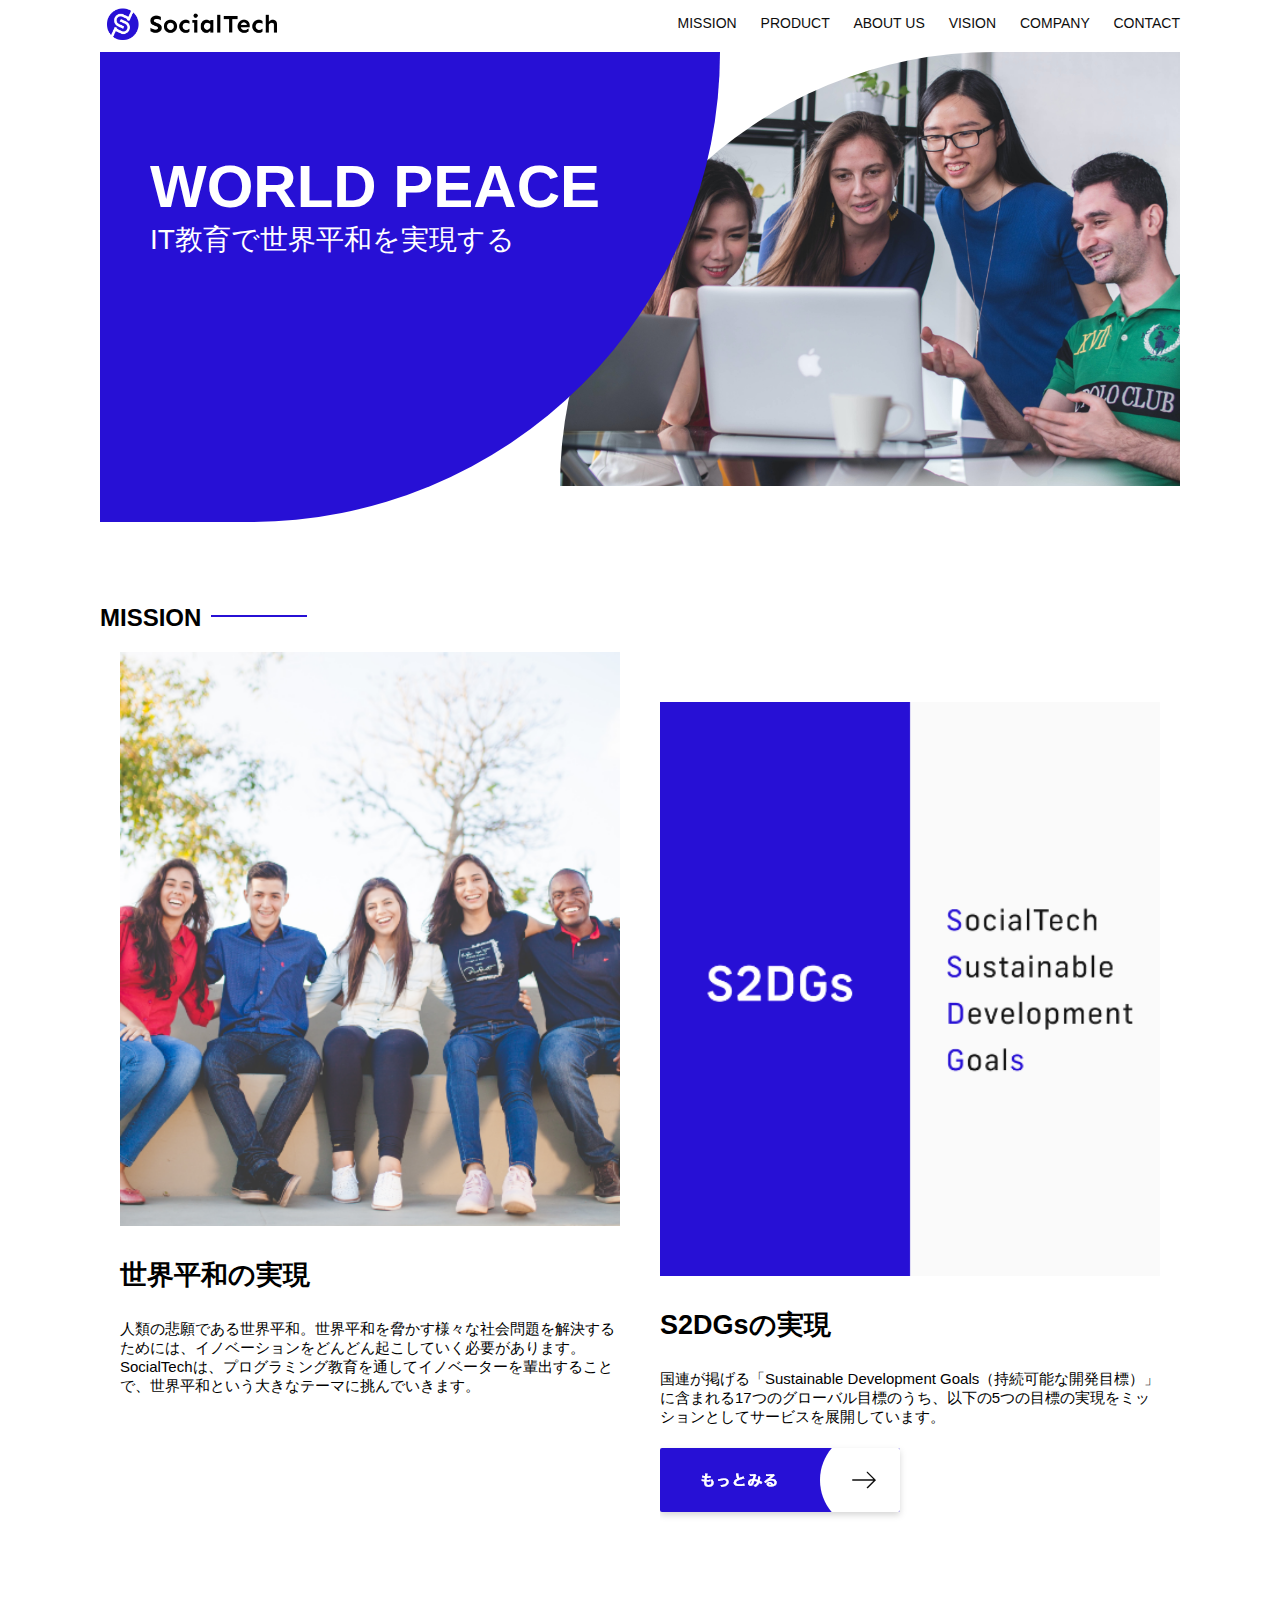
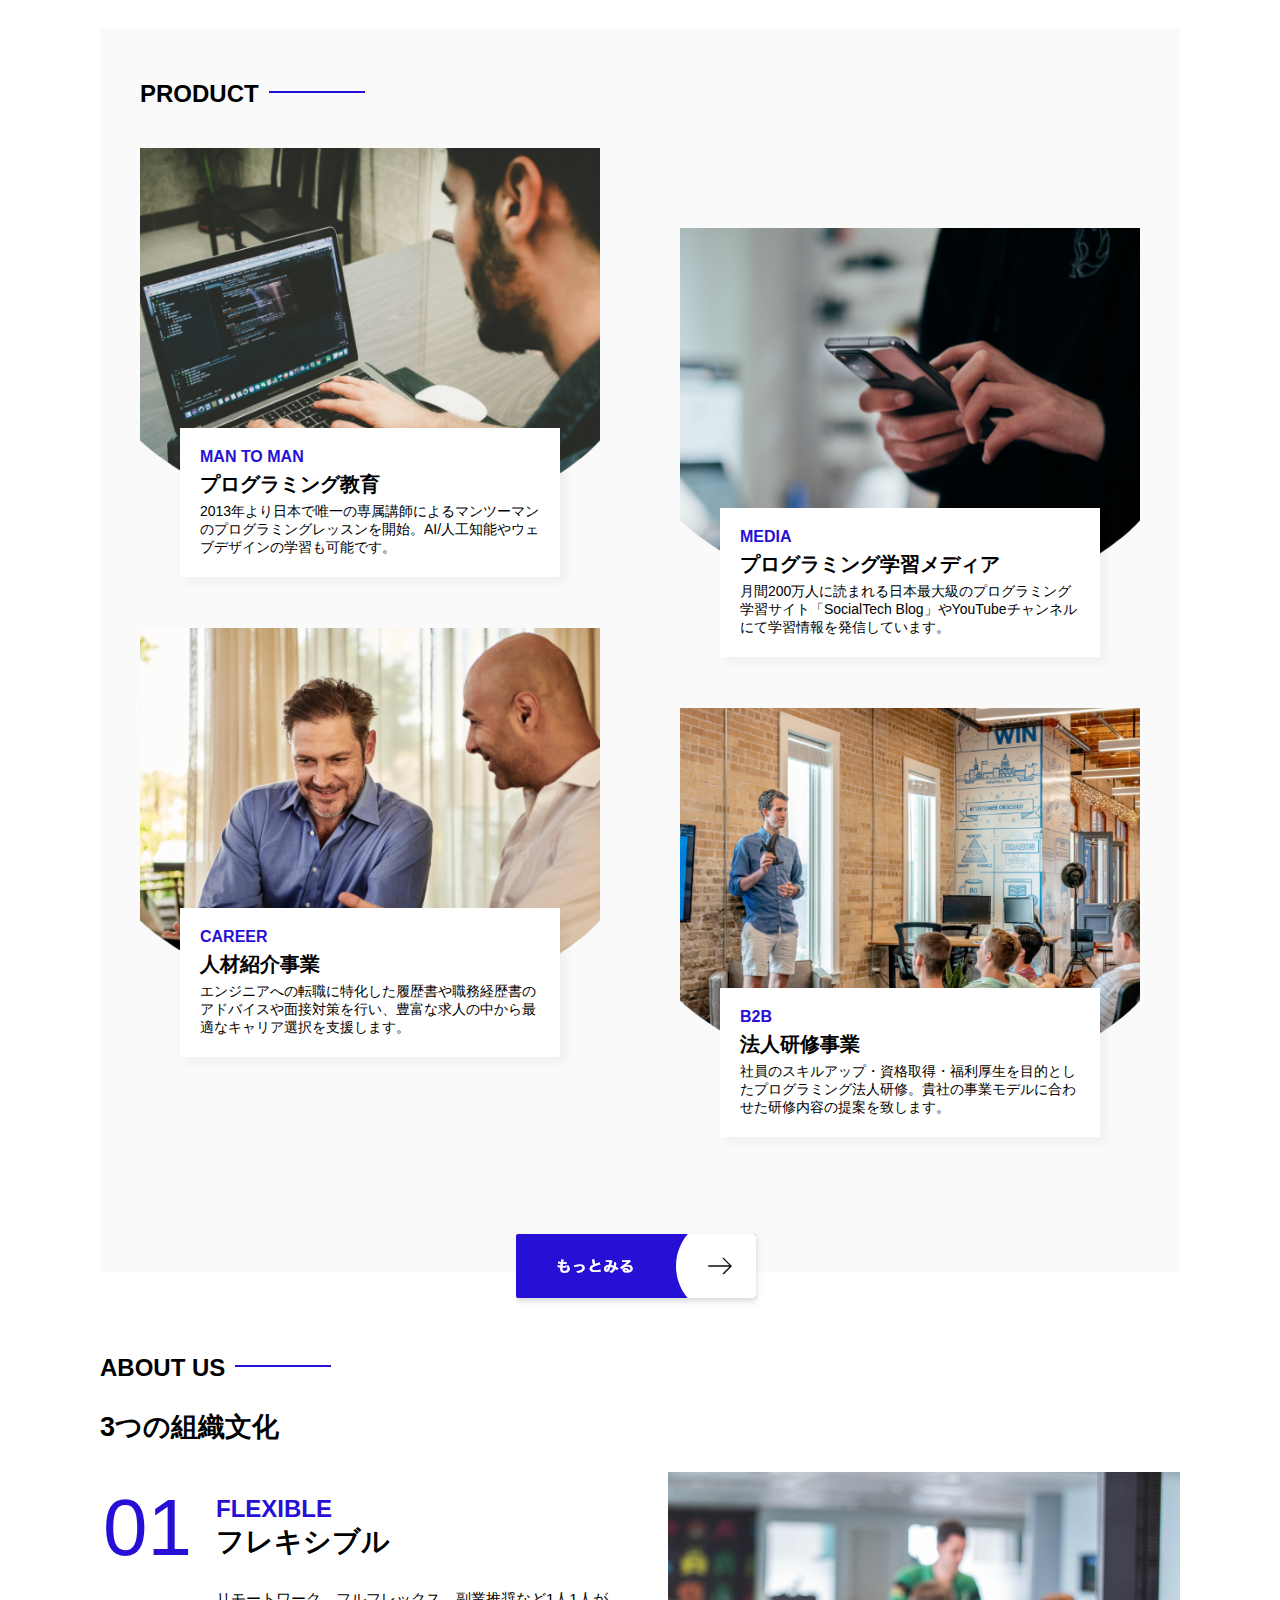
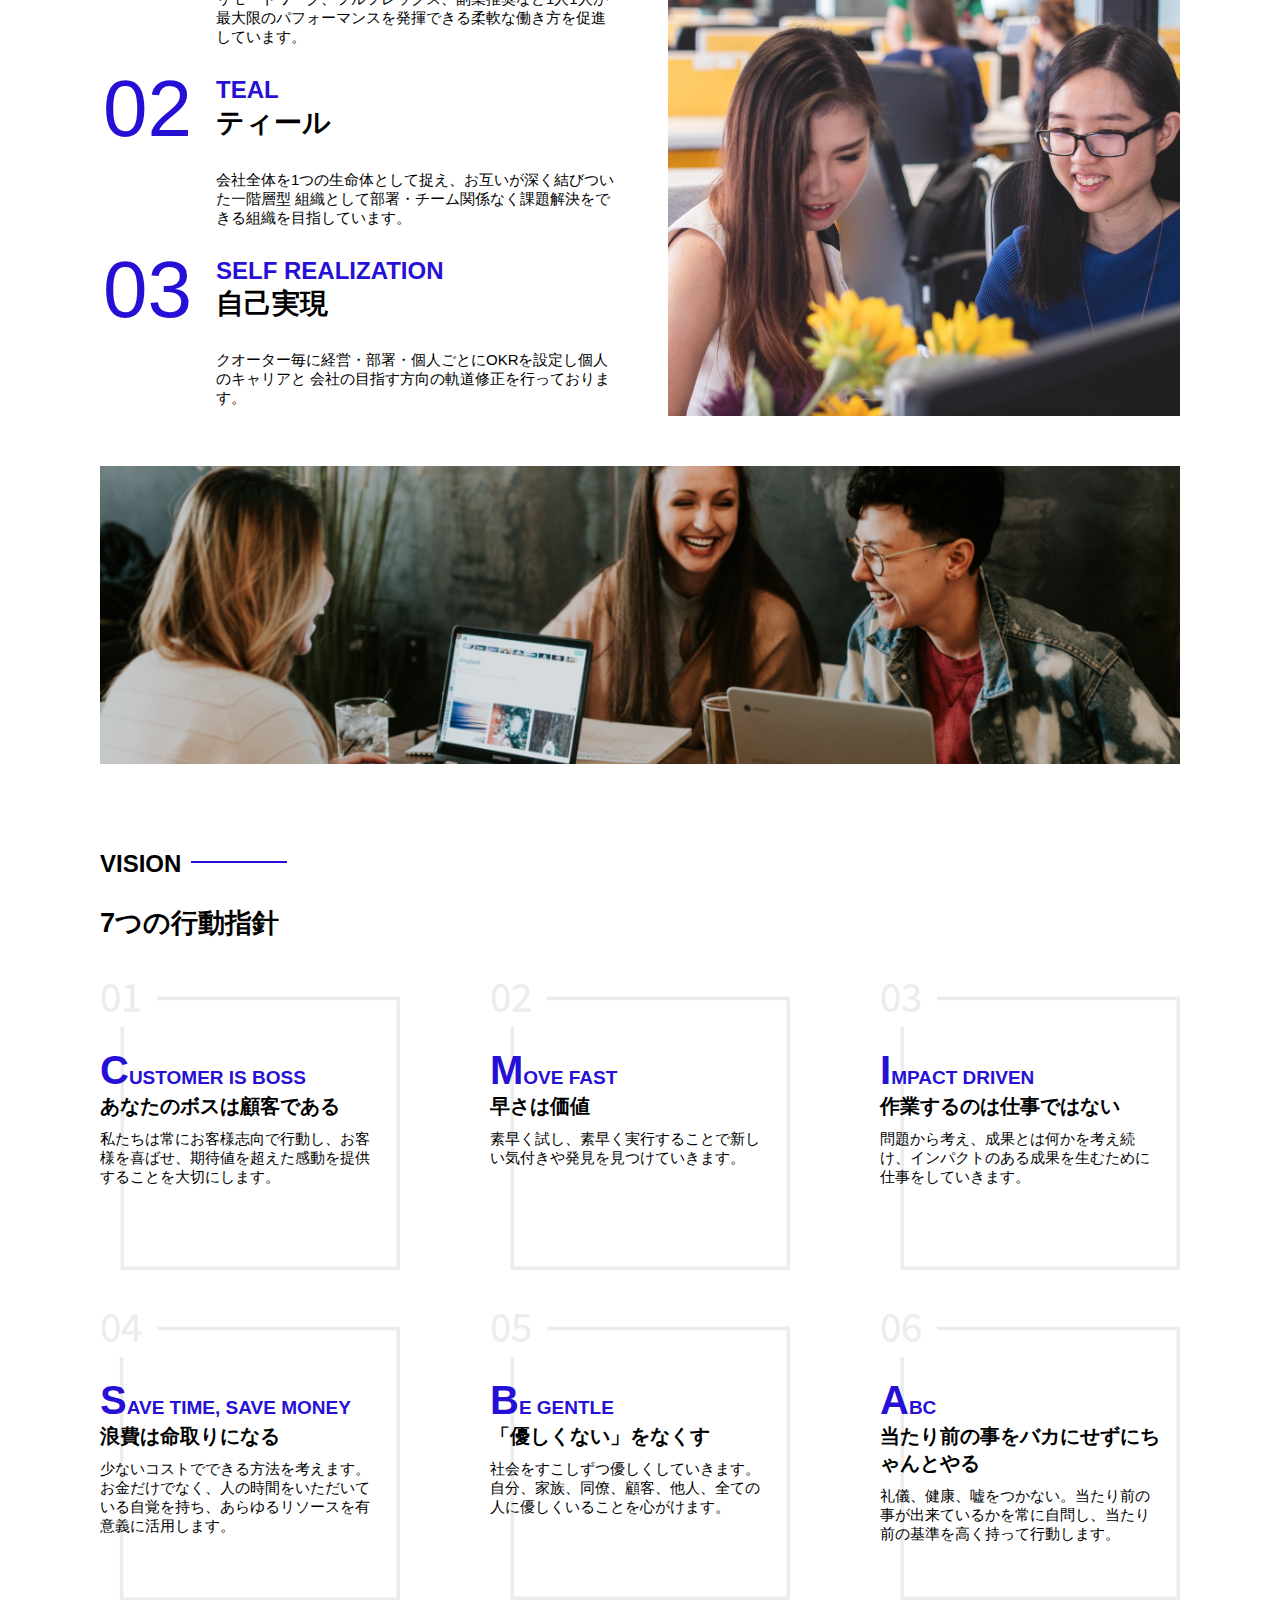
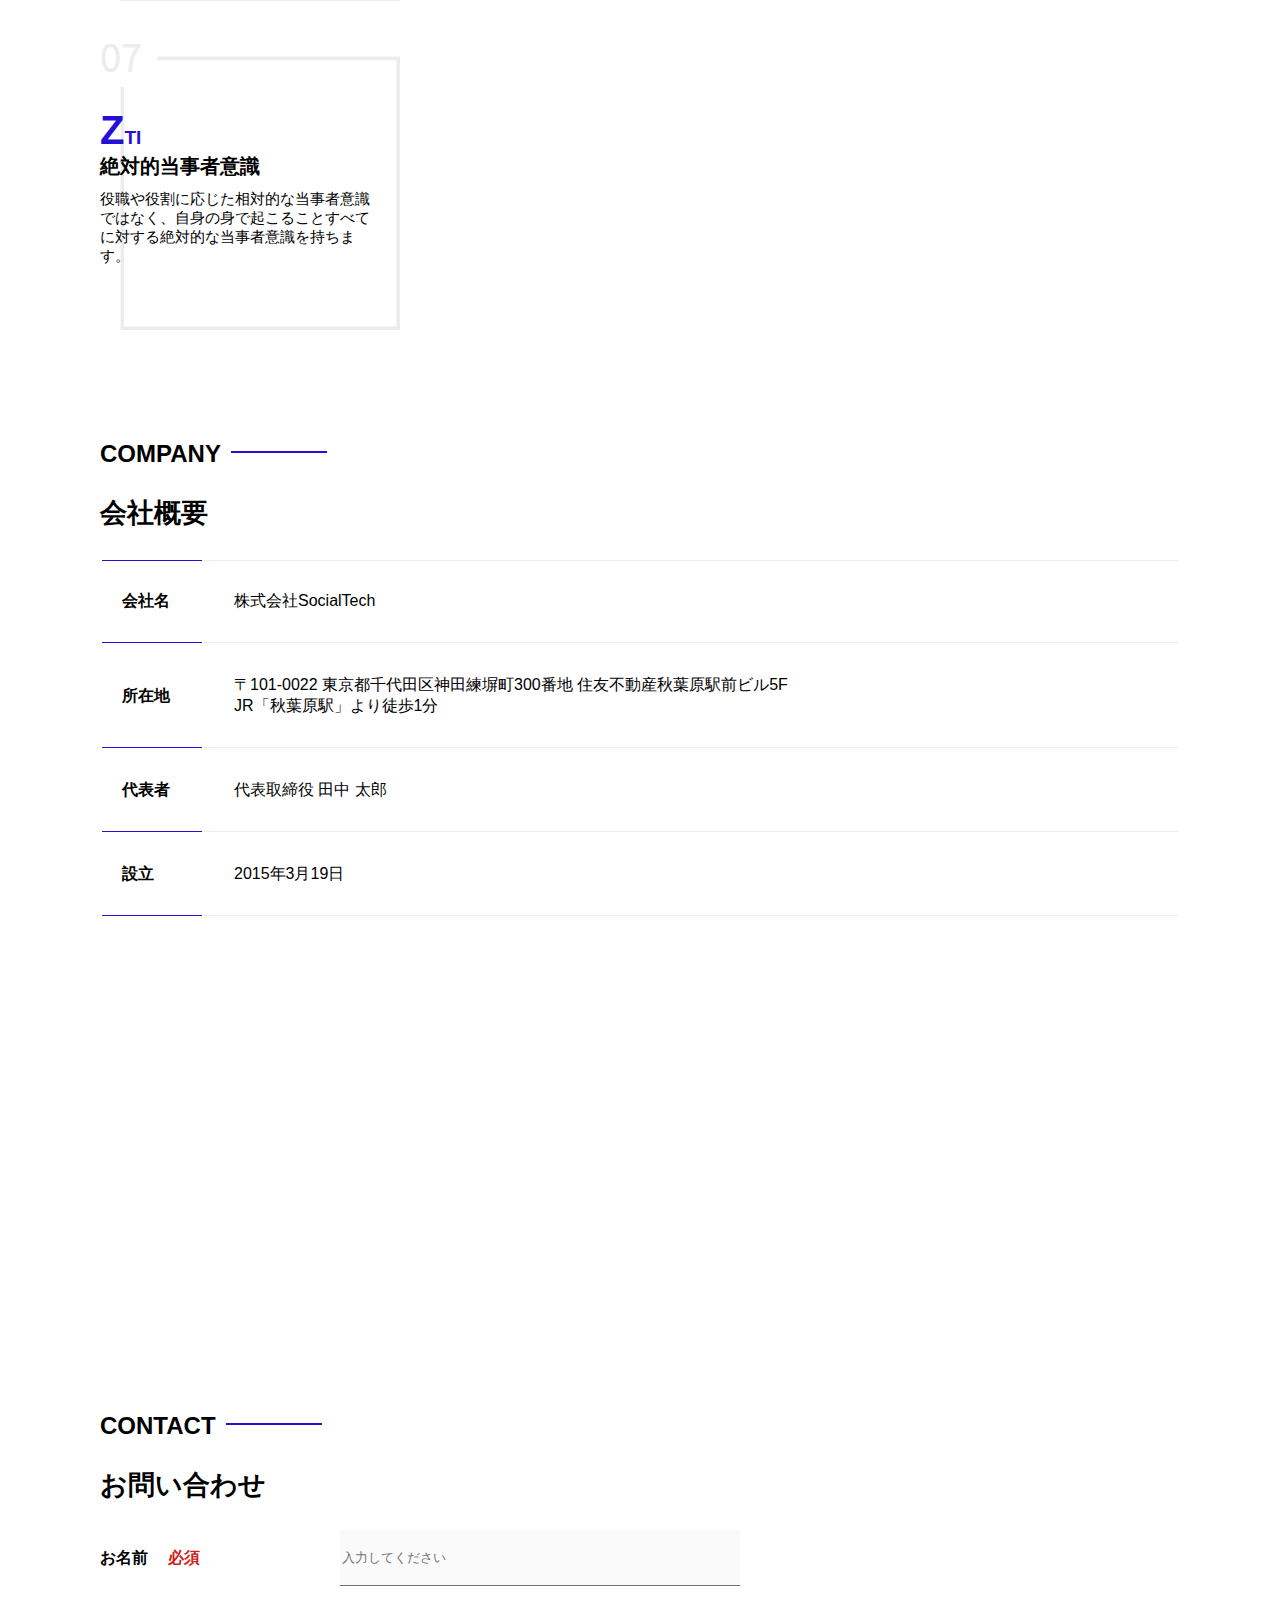
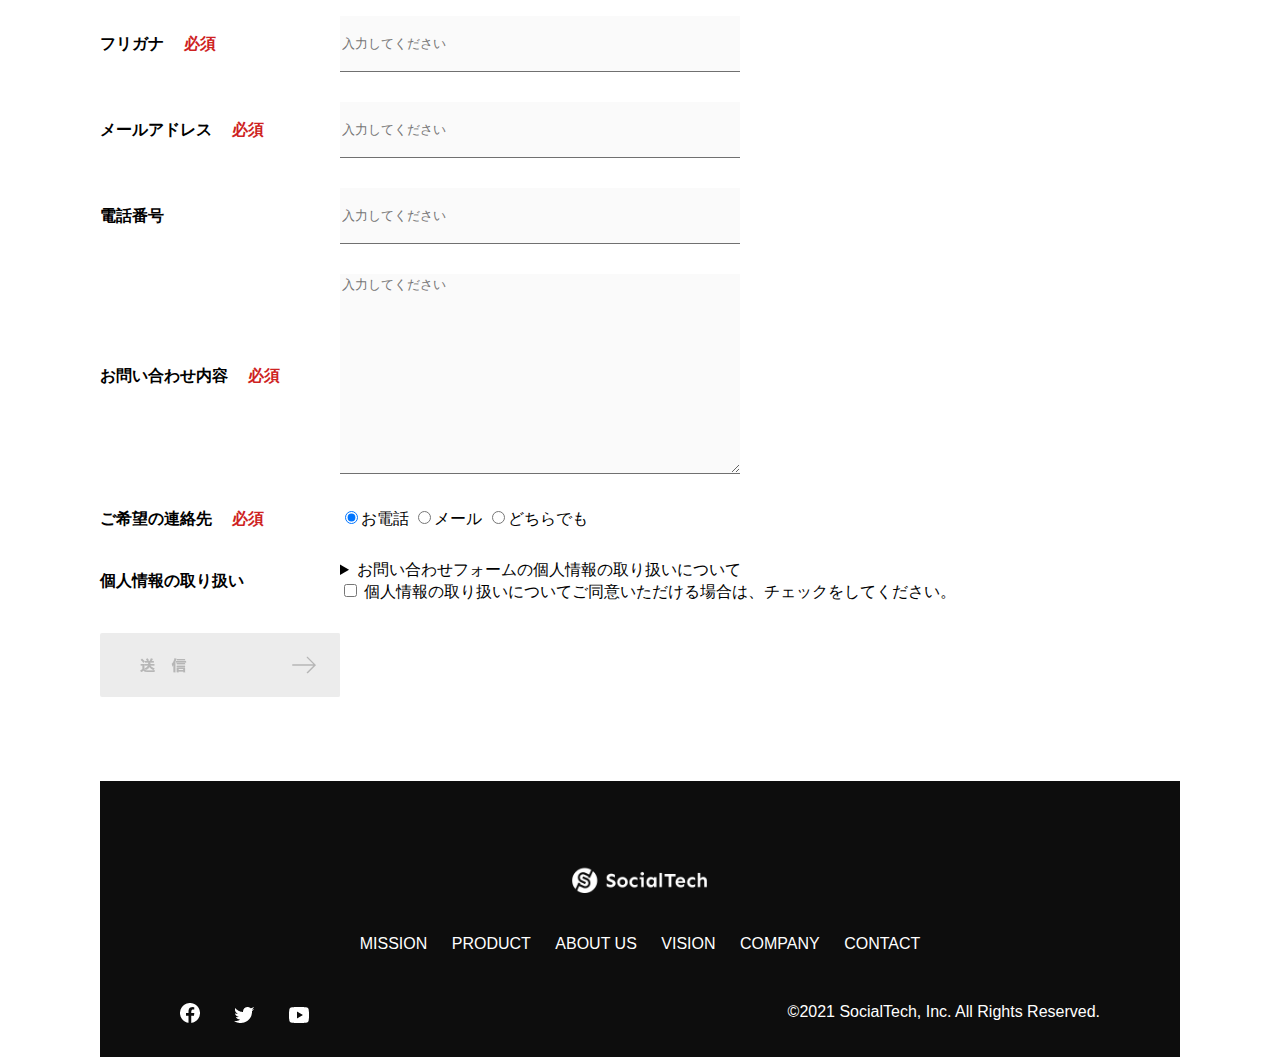
<file: kadai_tutorial_output/index.html>
<!DOCTYPE html>
<html>

<head>
  <title>SocialTech</title>
  <meta charset="UTF-8">
  <meta name="description" content="SocialTechはEdTech業界のリーディングカンパニーを目指します。">
  <meta name="viewport" content="width=device-width, initial-scale=1.0">
  <link rel="stylesheet" href="style.css">
</head>

<body>
  <!-- ヘッダー -->
  <header>
    <!-- ロゴ -->
    <a href="index.html" id="logo"><img src="images/logo.png" alt="トップページに戻る"></a>

    <!-- PC用ナビゲーション -->
    <nav id="nav-pc">
      <a href="mission.html">MISSION</a>
      <a href="product.html">PRODUCT</a>
      <a href="index.html#aboutus">ABOUT US</a>
      <a href="index.html#vision">VISION</a>
      <a href="index.html#company">COMPANY</a>
      <a href="index.html#contact">CONTACT</a>
    </nav>

    <!-- スマホ用メニューボタン -->
    <img id="menu-sp" src="images/button-menu.png" alt="ナビゲーションを開く"
      onclick="document.getElementById('nav-sp').style.display = 'block'">

    <!-- スマホ用ナビゲーション -->
    <nav id="nav-sp">
      <img id="close" src="images/button-close.png" alt="ナビゲーションを閉じる"
        onclick="document.getElementById('nav-sp').style.display = 'none'">
      <a id="logo-sp" href="index.html" onclick="document.getElementById('nav-sp').style.display = 'none'"><img
          src="images/logo-sp.png" alt="トップページに戻る"></a>
      <a class="menu" href="mission.html" onclick="document.getElementById('nav-sp').style.display = 'none'">MISSION</a>
      <a class="menu" href="product.html" onclick="document.getElementById('nav-sp').style.display = 'none'">PRODUCT</a>
      <a class="menu" href="index.html#aboutus" onclick="document.getElementById('nav-sp').style.display = 'none'">ABOUT
        US</a>
      <a class="menu" href="index.html#vision"
        onclick="document.getElementById('nav-sp').style.display = 'none'">VISION</a>
      <a class="menu" href="index.html#company"
        onclick="document.getElementById('nav-sp').style.display = 'none'">COMPANY</a>
      <a class="menu" href="index.html#contact"
        onclick="document.getElementById('nav-sp').style.display = 'none'">CONTACT</a>
      <div id="sns">
        <a href="https://www.facebook.com/sejuku2013"><img src="images/button-facebook.png" alt="Facebookのリンク"></a>
        <a href="https://twitter.com/samuraijuku"><img src="images/button-twitter.png" alt="Twitterのリンク"></a>
        <a href="https://www.youtube.com/channel/UCCFOQO5aDK0xXam4cUQXT8g"><img src="images/button-youtube.png"
            alt="YouTubeのリンク"></a>
      </div>
    </nav>

  </header>
  <main>
    <article>
      <!-- メインビジュアル -->
      <section id="main-visual">
        <div id="main-message">
          <h1>WORLD PEACE</h1>
          <p>IT教育で世界平和を実現する</p>
        </div>
        <img src="images/index/index-main.png" alt="PCの周りに集まる多国籍の仲間たち">
      </section>

      <!--ミッション-->
      <section id="mission">
        <h2 class="index-h2">MISSION</h2>
        <div id="mission-flex">
          <div>
            <img id="mission-photo" src="images/index/index-mission.png" alt="屋外のベンチで写真を撮影する多国籍の仲間たち">
            <h3>世界平和の実現</h3>
            <p>
              人類の悲願である世界平和。世界平和を脅かす様々な社会問題を解決するためには、イノベーションをどんどん起こしていく必要があります。SocialTechは、プログラミング教育を通してイノベーターを輩出することで、世界平和という大きなテーマに挑んでいきます。
            </p>
          </div>
          <div>
            <img id="s2dgs" src="images/index/s2dgs.png" alt="S2DGs">
            <h3>S2DGsの実現</h3>
            <p>国連が掲げる「Sustainable Development Goals（持続可能な開発目標）」に含まれる17つのグローバル目標のうち、以下の5つの目標の実現をミッションとしてサービスを展開しています。</p>
            <a href="mission.html">
              <img src="images/button-more.png" alt="もっとみる">
            </a>
          </div>
        </div>
      </section>

      <!-- プロダクト -->
      <section id="product">
        <h2 class="index-h2">PRODUCT</h2>
        <div>
          <div id="product-left">
            <div>
              <img class="product-photo" src="images/index/index-mantoman.png" alt="PCでコードを書く男性">
              <div class="product-explain">
                <span>MAN TO MAN</span>
                <h3>プログラミング教育</h3>
                <p>2013年より日本で唯一の専属講師によるマンツーマンのプログラミングレッスンを開始。AI/人工知能やウェブデザインの学習も可能です。</p>
              </div>
            </div>
            <div>
              <img class="product-photo" src="images/index/index-career.png" alt="笑顔で話し合う2人の男性">
              <div class="product-explain">
                <span>CAREER</span>
                <h3>人材紹介事業</h3>
                <p>エンジニアへの転職に特化した履歴書や職務経歴書のアドバイスや面接対策を行い、豊富な求人の中から最適なキャリア選択を支援します。</p>
              </div>
            </div>
          </div>
          <div id="product-right">
            <div>
              <img class="product-photo" src="images/index/index-media.png" alt="スマートフォンを操作する人">
              <div class="product-explain">
                <span>MEDIA</span>
                <h3>プログラミング学習メディア</h3>
                <p>月間200万人に読まれる日本最大級のプログラミング学習サイト「SocialTech Blog」やYouTubeチャンネルにて学習情報を発信しています。</p>
              </div>
            </div>
            <div>
              <img class="product-photo" src="images/index/index-b2b.png" alt="講演中の男性とそれを聴く人々">
              <div class="product-explain">
                <span>B2B</span>
                <h3>法人研修事業</h3>
                <p>社員のスキルアップ・資格取得・福利厚生を目的としたプログラミング法人研修。貴社の事業モデルに合わせた研修内容の提案を致します。</p>
              </div>
            </div>
          </div>
        </div>
        <div>
          <a id="product-more" href="product.html">
            <img src="images/button-more.png" alt="もっとみる">
          </a>
        </div>
      </section>

      <!---ABOUT US-->
      <section id="aboutus">
        <h2 class="index-h2">ABOUT US</h2>
        <h3>3つの組織文化</h3>
        <div>
          <table class="culture-table">
            <tr>
              <td>
                <span class="culture-num">01</span>
              </td>
              <td>
                <span class="culture-en">FLEXIBLE</span>
                <span class="culture-jp">フレキシブル</span>
              </td>
            </tr>
            <tr>
              <td>
                <!--空のセル-->
              </td>
              <td>
                <p class="culture-description">
                  リモートワーク、フルフレックス、副業推奨など1人1人が最大限のパフォーマンスを発揮できる柔軟な働き方を促進しています。
                </p>
              </td>
            </tr>
            <tr>
              <td>
                <span class="culture-num">02</span>
              </td>
              <td>
                <span class="culture-en">TEAL</span>
                <span class="culture-jp">ティール</span>
              </td>
            </tr>
            <tr>
              <td>
                <!--空のセル-->
              </td>
              <td>
                <p class="culture-description">
                  会社全体を1つの生命体として捉え、お互いが深く結びついた一階層型
                  組織として部署・チーム関係なく課題解決をできる組織を目指しています。
                </p>
              </td>
            </tr>
            <tr>
              <td>
                <span class="culture-num">03</span>
              </td>
              <td>
                <span class="culture-en">SELF REALIZATION</span>
                <span class="culture-jp">自己実現</span>
              </td>
            </tr>
            <tr>
              <td>
                <!--空のセル-->
              </td>
              <td>
                <p class="culture-description">
                  クオーター毎に経営・部署・個人ごとにOKRを設定し個人のキャリアと
                  会社の目指す方向の軌道修正を行っております。
                </p>
              </td>
            </tr>
          </table>
          <img class="culture-img" src="images/index/index-aboutus1.png" alt="笑顔で話し合う2人の女性">
        </div>
        <img class="culture-img2" src="images/index/index-aboutus2.png" alt="笑顔で話し合う3人の男女">
      </section>

      <!-- VISION -->
      <section id="vision">
        <h2 class="index-h2">VISION</h2>
        <h3>7つの行動指針</h3>
        <div>
          <div class="vision-box">
            <img src="images/index/vision-01.png" alt="01">
            <span>
              <h4>CUSTOMER IS BOSS</h4>
              <h5>あなたのボスは顧客である</h5>
              <p>私たちは常にお客様志向で行動し、お客様を喜ばせ、期待値を超えた感動を提供することを大切にします。</p>
            </span>
          </div>
          <div class="vision-box">
            <img src="images/index/vision-02.png" alt="02">
            <span>
              <h4>MOVE FAST</h4>
              <h5>早さは価値</h5>
              <p>素早く試し、素早く実行することで新しい気付きや発見を見つけていきます。</p>
            </span>
          </div>
          <div class="vision-box">
            <img src="images/index/vision-03.png" alt="03">
            <span>
              <h4>IMPACT DRIVEN</h4>
              <h5>作業するのは仕事ではない</h5>
              <p>問題から考え、成果とは何かを考え続け、インパクトのある成果を生むために仕事をしていきます。</p>
            </span>
          </div>
          <div class="vision-box">
            <img src="images/index/vision-04.png" alt="04">
            <span>
              <h4>SAVE TIME, SAVE MONEY</h4>
              <h5>浪費は命取りになる</h5>
              <p>少ないコストでできる方法を考えます。お金だけでなく、人の時間をいただいている自覚を持ち、あらゆるリソースを有意義に活用します。</p>
            </span>
          </div>
          <div class="vision-box">
            <img src="images/index/vision-05.png" alt="05">
            <span>
              <h4>BE GENTLE</h4>
              <h5>「優しくない」をなくす</h5>
              <p>社会をすこしずつ優しくしていきます。自分、家族、同僚、顧客、他人、全ての人に優しくいることを心がけます。</p>
            </span>
          </div>
          <div class="vision-box">
            <img src="images/index/vision-06.png" alt="06">
            <span>
              <h4>ABC</h4>
              <h5>当たり前の事をバカにせずにちゃんとやる</h5>
              <p>礼儀、健康、嘘をつかない。当たり前の事が出来ているかを常に自問し、当たり前の基準を高く持って行動します。</p>
            </span>
          </div>
          <div class="vision-box">
            <img src="images/index/vision-07.png" alt="07">
            <span>
              <h4>ZTI</h4>
              <h5>絶対的当事者意識</h5>
              <p>役職や役割に応じた相対的な当事者意識ではなく、自身の身で起こることすべてに対する絶対的な当事者意識を持ちます。</p>
            </span>
          </div>
        </div>
      </section>

      <!-- COMPANY -->
      <section id="company">
        <h2 class="index-h2">COMPANY</h2>
        <h3>会社概要</h3>
        <table id="company-table">
          <tr>
            <th class="tableheader tableheader-first">会社名</th>
            <td class="cell cell-first">株式会社SocialTech</td>
          </tr>
          <tr>
            <th class="tableheader">所在地</th>
            <td class="cell">〒101-0022 東京都千代田区神田練塀町300番地 住友不動産秋葉原駅前ビル5F<br>JR「秋葉原駅」より徒歩1分</td>
          </tr>
          <tr>
            <th class="tableheader">代表者</th>
            <td class="cell">代表取締役 田中 太郎</td>
          </tr>
          <tr>
            <th class="tableheader">設立</th>
            <td class="cell">2015年3月19日</td>
          </tr>
        </table>
        <iframe
          src="https://www.google.com/maps/embed?pb=!1m18!1m12!1m3!1d3240.0688551336807!2d139.7720776771055!3d35.69992317258124!2m3!1f0!2f0!3f0!3m2!1i1024!2i768!4f13.1!3m3!1m2!1s0x60188fee13660e23%3A0x77137876edf742ac!2z5L2P5Y-L5LiN5YuV55Sj56eL6JGJ5Y6f6aeF5YmN44OT44Or!5e0!3m2!1sja!2sjp!4v1704858013291!5m2!1sja!2sjp"
          style="border:0;" allowfullscreen="" loading="lazy">
        </iframe>
      </section>

      <!-- お問い合わせフォーム -->
      <section id="contact">
        <h2 class="index-h2">CONTACT</h2>
        <h3>お問い合わせ</h3>
        <form>
          <div>
            <div class="contact-heading">
              <label class="contact-label">お名前<span class="contact-span">必須</span></label>
            </div>
            <div>
              <input type="text" name="name" placeholder="入力してください" class="contact-textbox">
            </div>
          </div>
          <div>
            <div class="contact-heading">
              <label class="contact-label">フリガナ<span class="contact-span">必須</span></label>
            </div>
            <div>
              <input type="text" name="hurigana" placeholder="入力してください" class="contact-textbox">
            </div>
          </div>
          <div>
            <div class="contact-heading">
              <label class="contact-label">メールアドレス<span class="contact-span">必須</span></label>
            </div>
            <div>
              <input type="text" name="email" placeholder="入力してください" class="contact-textbox">
            </div>
          </div>
          <div>
            <div class="contact-heading">
              <label class="contact-label">電話番号</label>
            </div>
            <div>
              <input type="text" name="tel" placeholder="入力してください" class="contact-textbox">
            </div>
          </div>
          <div>
            <div class="contact-heading">
              <label class="contact-label">お問い合わせ内容<span class="contact-span">必須</span></label>
            </div>
            <div>
              <textarea class="contact-textarea" placeholder="入力してください" name="message"></textarea>
            </div>
          </div>
          <div>

            <div class="contact-heading">
              <label class="contact-label">ご希望の連絡先<span class="contact-span">必須</span></label>
            </div>
            <div>
              <input class="radiobutton" type="radio" value="tel" name="contact" checked><label>お電話</label>
              <input class="radiobutton" type="radio" value="mail" name="contact"><label>メール</label>
              <input class="radiobutton" type="radio" value="both" name="contact"><label>どちらでも</label>
            </div>
          </div>
          <div>
            <div class="contact-heading">
              <label class="contact-label">個人情報の取り扱い</label>
            </div>
            <div>
              <details>
                <summary>お問い合わせフォームの個人情報の取り扱いについて</summary>
                <div>
                  <span>１．組織の名称又は氏名</span><br>
                  株式会社SocialTech<br><br>
                  <span>２．個人情報保護管理者（若しくはその代理人）の氏名又は職名、所属及び連絡先
                    鈴木 一郎 コーポレート部</span><br>
                  メールアドレス：samurai@example.com<br>
                  TEL：03-1234-5678<br>
                  <span>３．個人情報の利用目的</span><br>
                  ・本サービス及び本サービスに関連する情報の提供又はそれらに関する連絡のため<br>
                  ・ユーザーの本人確認のため<br>
                  ・当社サービスのご案内のため<br>
                  ・当社の商品等の広告または宣伝（電子メールによるものを含むものとします。）<br><br>
                  <span>４．個人情報の取り扱い業務の委託</span><br>
                  個人情報の取扱業務の全部または一部を外部に業務委託する場合があります。<br>
                  その際、弊社は、個人情報を適切に保護できる管理体制を敷き実行していることを条件として<br>
                  委託先を厳選したうえで、機密保持契約を委託先と締結し、お客様の個人情報を厳密に管理させます。<br><br>
                  <span>５．個人情報の開示等の請求</span><br>
                  お客様は、弊社に対してご自身の個人情報の開示等（利用目的の通知、開示、内容の訂正・追加・削除、利用の停止または消去、第三者への提供の停止）に関して、当社問合わせ窓口に申し出ることができます。<br>
                  その際、弊社はお客様ご本人を確認させていただいたうえで、合理的な期間内に対応いたします。<br><br>
                  なお、個人情報に関する弊社問合わせ先は、次の通りです。<br><br>
                  株式会社SocialTech　個人情報問合せ窓口<br>
                  〒101-0022 東京都千代田区神田練塀町300番地 住友不動産秋葉原駅前ビル5F<br>
                  メールアドレス：samurai@example.com　TEL：03-1234-5678<br><br>
                  <span>６．個人情報を提供されることの任意性について</span><br><br>
                  お客様がご自身の個人情報を弊社に提供されるか否かは、お客様のご判断によりますが、もしご提供されない場合には、適切なサービスが提供できない場合がありますので予めご了承ください。
                </div>
              </details>
              <input type="checkbox" name="agree">
              <span>個人情報の取り扱いについてご同意いただける場合は、チェックをしてください。</span>
            </div>
          </div>
          <input type="image" src="images/button-submit.png" alt="送信する">
        </form>
      </section>
    </article>

    <footer>
      <div id="footer-logo">
        <img src="images/logo-sp.png" alt="SocialTech">
      </div>
      <div id="footer-link">
        <a href="mission.html">MISSION</a>
        <a href="product.html">PRODUCT</a>
        <a href="index.html#aboutus">ABOUT US</a>
        <a href="index.html#vision">VISION</a>
        <a href="index.html#company">COMPANY</a>
        <a href="index.html#contact">CONTACT</a>
      </div>
      <div id="sns-footer">
        <a href="https://www.facebook.com/sejuku2013"><img src="images/button-facebook.png" alt="Facebookのリンク"></a>
        <a href="https://twitter.com/samuraijuku"><img src="images/button-twitter.png" alt="Twitterのリンク"></a>
        <a href="https://www.youtube.com/channel/UCCFOQO5aDK0xXam4cUQXT8g"><img src="images/button-youtube.png"
            alt="YouTubeのリンク"></a>
        <span id="copyright">&copy;2021 SocialTech, Inc. All Rights Reserved. </span>
      </div>
    </footer>
  </main>
</body>

</html>
</file>
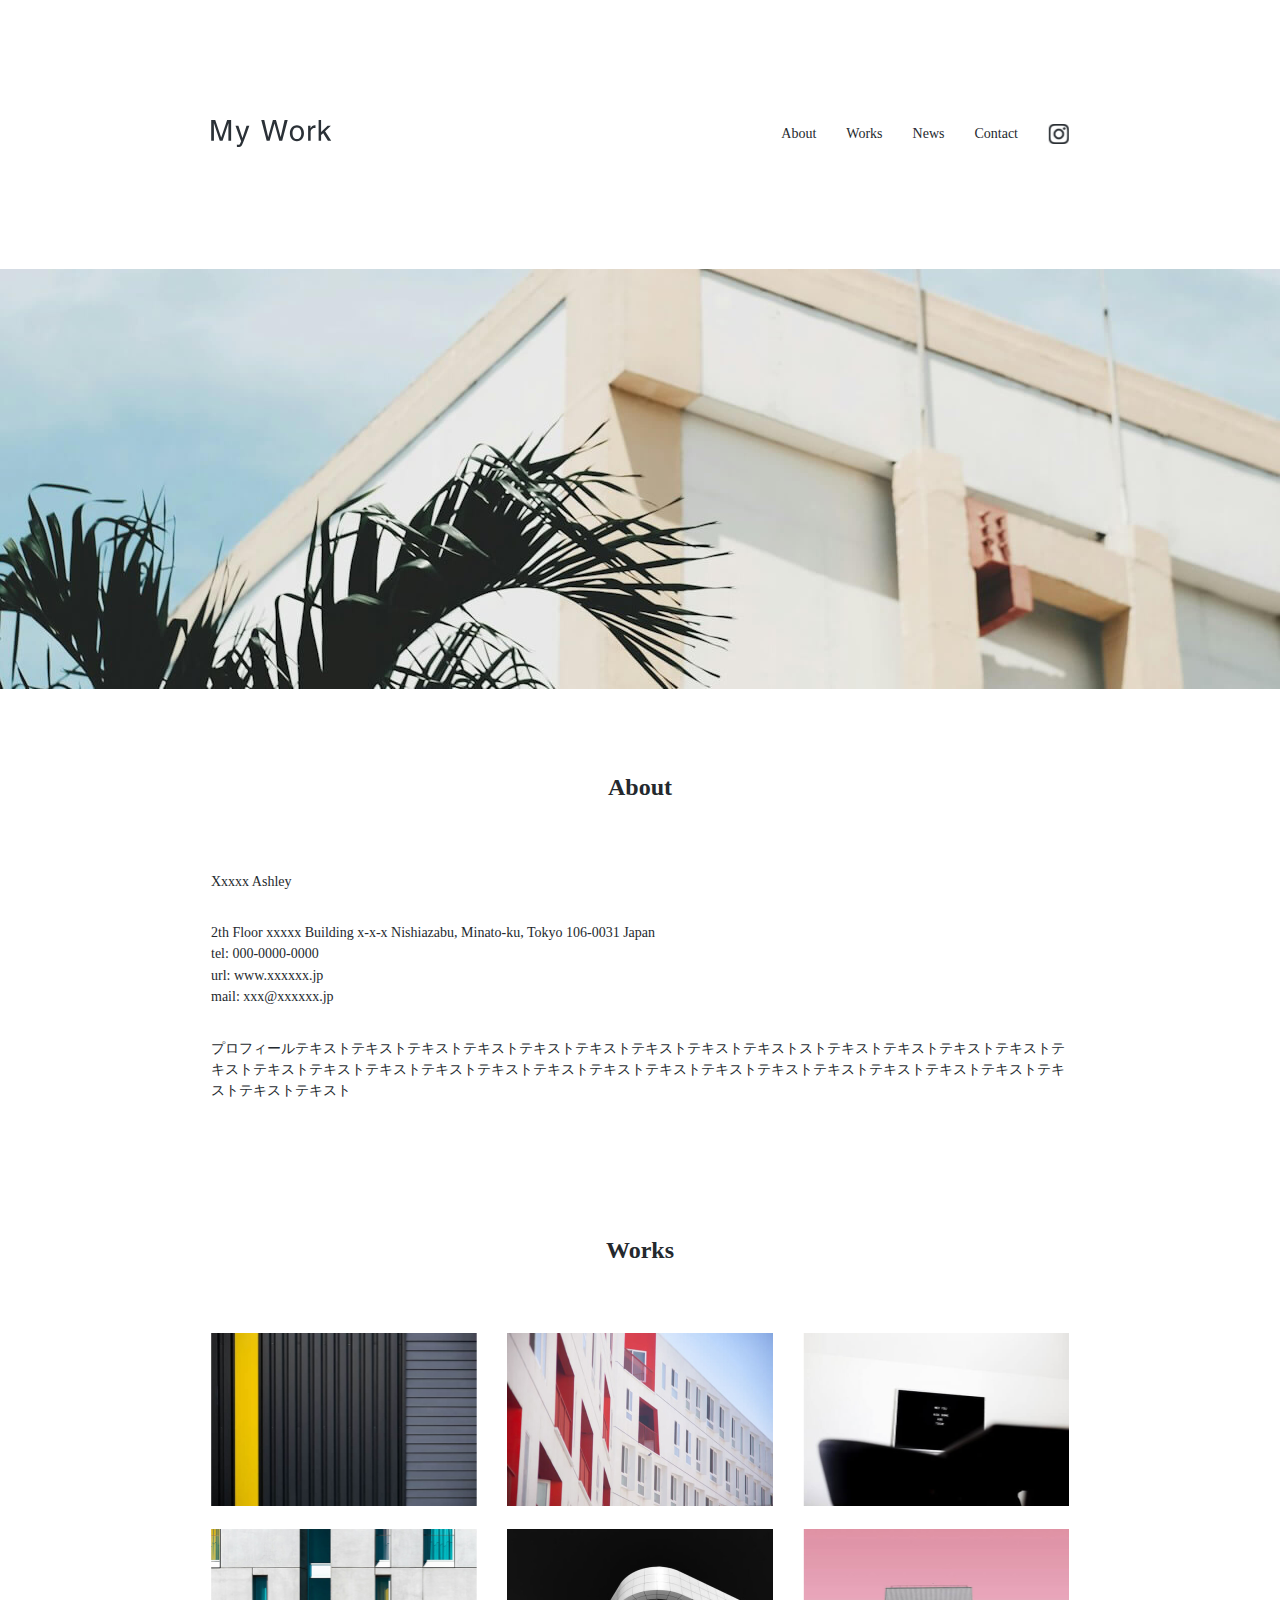
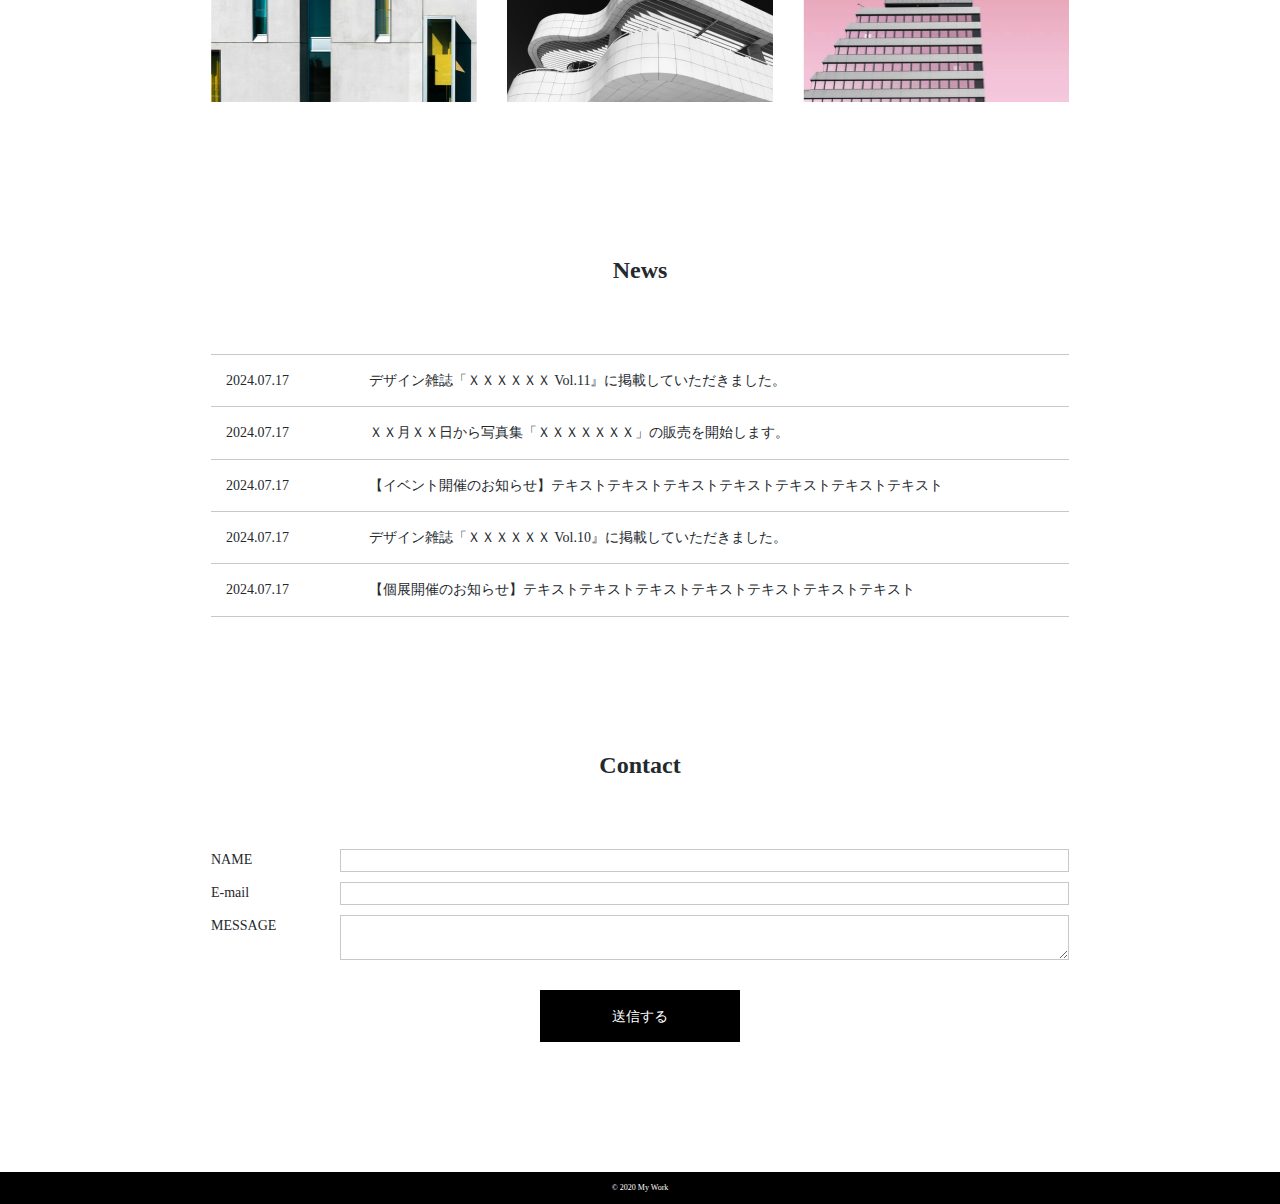
<file: demo-code_20240626/coding/index.html>
<!DOCTYPE html>
<html lang="ja">

<head>
  <meta charset="UTF-8">
  <meta name="viewport" content="width=device-width, initial-scale=1.0">
  <title>Document</title>
  <link rel="stylesheet" href="./css/reset.css">
  <link rel="stylesheet" href="./css/style.css">
</head>

<body>
  <header class="l-header p-header">
    <div class="p-header__wrap l-inner">
      <h1 class="p-header__logo">
        <img src="./img/logo.svg" alt="my work" class="p-header__logoImg">
      </h1>
      <!-- /.p-header__logo -->

      <nav class="p-header__nav">
        <ul class="p-header__navWrap">
          <li class="p-header__navList">
            <a href="#">About</a>
          </li>
          <!-- /.p-header__navList -->
          <li class="p-header__navList">
            <a href="#">Works</a>
          </li>
          <!-- /.p-header__navList -->
          <li class="p-header__navList">
            <a href="#">News</a>
          </li>
          <!-- /.p-header__navList -->
          <li class="p-header__navList">
            <a href="#">Contact</a>
          </li>
          <!-- /.p-header__navList -->
        </ul>
        <!-- /.p-header__navWrap -->
        <div class="p-header__iconWrap">
          <a href="#" class="p-header__iconLink">
            <img src="./img/ico-insta.svg" alt="instagram" class="p-header__icon">
          </a>
          <!-- /.p-header__iconLink -->
        </div>
        <!-- /.p-header__icon -->
      </nav>
      <!-- /.p-header__nav -->
    </div>
    <!-- /.p-header__wrap -->
  </header>
  <!-- /.l-header -->

  <main class="l-main">
    <section class="p-mv">
      <img src="./img/img-mv.jpg" alt="my work" class="p-mv__img">
    </section>
    <!-- /.p-mv -->

    <div class="l-inner">
      <section class="p-about">
        <h2 class="p-about__ttl p-ttl">About</h2>
        <!-- /.p-about__ttl -->
        <div class="p-about__info">
          <p class="p-about__name p-about__txt">Xxxxx Ashley</p>
          <!-- /.p-about__name -->
          <div class="p-about__address">
            <p class="p-about__txt">2th Floor xxxxx Building x-x-x Nishiazabu, Minato-ku, Tokyo 106-0031 Japan</p>
            <!-- /.p-about__txt -->
            <p class="p-about__txt">tel: <a href="tel:000-0000-0000">000-0000-0000</a></p>
            <!-- /.p-about__txt -->
            <p class="p-about__txt">url: <a href="www.xxxxxx.jp">www.xxxxxx.jp</a></p>
            <!-- /.p-about__txt -->
            <p class="p-about__txt">mail: <a href="mail:xxx@xxxxxx.jp">xxx@xxxxxx.jp</a></p>
            <!-- /.p-about__txt -->
          </div>
          <!-- /.p-about__address -->
          <p class="p-about__txt">
            プロフィールテキストテキストテキストテキストテキストテキストテキストテキストテキストストテキストテキストテキストテキストテキストテキストテキストテキストテキストテキストテキストテキストテキストテキストテキストテキストテキストテキストテキストテキストテキストテキスト
          </p>
          <!-- /.p-about__txt -->
        </div>
        <!-- /.p-about__info -->
      </section>
      <!-- /.p-about -->

      <section class="p-works">
        <h2 class="p-works__ttl p-ttl">Works</h2>
        <!-- /.p-works__ttl -->
        <div class="p-works__gallery">
          <div class="p-works__item">
            <img src="./img/img-works01.jpg" alt="works01" class="p-works__itemImg">
          </div>
          <!-- /.p-works__item -->
          <div class="p-works__item">
            <img src="./img/img-works02.jpg" alt="works02" class="p-works__itemImg">
          </div>
          <!-- /.p-works__item -->
          <div class="p-works__item">
            <img src="./img/img-works03.jpg" alt="works03" class="p-works__itemImg">
          </div>
          <!-- /.p-works__item -->
          <div class="p-works__item">
            <img src="./img/img-works04.jpg" alt="works04" class="p-works__itemImg">
          </div>
          <!-- /.p-works__item -->
          <div class="p-works__item">
            <img src="./img/img-works05.jpg" alt="works05" class="p-works__itemImg">
          </div>
          <!-- /.p-works__item -->
          <div class="p-works__item">
            <img src="./img/img-works06.jpg" alt="works06" class="p-works__itemImg">
          </div>
          <!-- /.p-works__item -->
        </div>
        <!-- /.p-works__gallery -->
      </section>
      <!-- /.p-works -->

      <section class="p-news">
        <h2 class="p-news__ttl p-ttl">News</h2>
        <!-- /.p-news__ttl -->
        <ul class="p-news__list">
          <li class="p-news__listItem">
            <a href="#" class="p-news__listLink">
              <div class="p-news__timeWrap">
                <time datetime="2024-07-17">2024.07.17</time>
              </div>
              <!-- /.p-news__timeWrap -->
              <h3 class="p-news__listTtl">デザイン雑誌「ＸＸＸＸＸＸ Vol.11』に掲載していただきました。</h3>
              <!-- /.p-news__listTtl -->
            </a>
            <!-- /.p-news__listLink -->
          </li>
          <!-- /.p-news__listItem -->
          <li class="p-news__listItem">
            <a href="#" class="p-news__listLink">
              <div class="p-news__timeWrap">
                <time datetime="2024-07-17">2024.07.17</time>
              </div>
              <!-- /.p-news__timeWrap -->
              <h3 class="p-news__listTtl">ＸＸ月ＸＸ日から写真集「ＸＸＸＸＸＸＸ」の販売を開始します。</h3>
              <!-- /.p-news__listTtl -->
            </a>
            <!-- /.p-news__listLink -->
          </li>
          <!-- /.p-news__listItem -->
          <li class="p-news__listItem">
            <a href="#" class="p-news__listLink">
              <div class="p-news__timeWrap">
                <time datetime="2024-07-17">2024.07.17</time>
              </div>
              <!-- /.p-news__timeWrap -->
              <h3 class="p-news__listTtl">【イベント開催のお知らせ】テキストテキストテキストテキストテキストテキストテキスト</h3>
              <!-- /.p-news__listTtl -->
            </a>
            <!-- /.p-news__listLink -->
          </li>
          <!-- /.p-news__listItem -->
          <li class="p-news__listItem">
            <a href="#" class="p-news__listLink">
              <div class="p-news__timeWrap">
                <time datetime="2024-07-17">2024.07.17</time>
              </div>
              <!-- /.p-news__timeWrap -->
              <h3 class="p-news__listTtl">デザイン雑誌「ＸＸＸＸＸＸ Vol.10』に掲載していただきました。 </h3>
              <!-- /.p-news__listTtl -->
            </a>
            <!-- /.p-news__listLink -->
          </li>
          <!-- /.p-news__listItem -->
          <li class="p-news__listItem">
            <a href="#" class="p-news__listLink">
              <div class="p-news__timeWrap">
                <time datetime="2024-07-17">2024.07.17</time>
              </div>
              <!-- /.p-news__timeWrap -->
              <h3 class="p-news__listTtl">【個展開催のお知らせ】テキストテキストテキストテキストテキストテキストテキスト</h3>
              <!-- /.p-news__listTtl -->
            </a>
            <!-- /.p-news__listLink -->
          </li>
          <!-- /.p-news__listItem -->
        </ul>
        <!-- /.p-news__list -->
      </section>
      <!-- /.p-news -->

      <section class="p-contact">
        <h2 class="p-contact__ttl p-ttl">Contact</h2>
        <!-- /.p-contact__ttl -->
        <div class="p-contact__formWrap">
          <form>
            <div class="p-contact__item">
              <div class="p-contact__labelWrap">
                <label for="name">NAME</label>
              </div>
              <!-- /.p-contact__labelWrap -->
              <div class="p-contact__inputWrap">
                <input type="text" name="name">
              </div>
              <!-- /.p-contact__inputWrap -->
            </div>
            <!-- /.p-contact__item -->
            <div class="p-contact__item">
              <div class="p-contact__labelWrap">
                <label for="mail">E-mail</label>
              </div>
              <!-- /.p-contact__labelWrap -->
              <div class="p-contact__inputWrap">
                <input type="text" name="mail">
              </div>
              <!-- /.p-contact__inputWrap -->
            </div>
            <!-- /.p-contact__item -->
            <div class="p-contact__item">
              <div class="p-contact__labelWrap">
                <label for="message">MESSAGE</label>
              </div>
              <!-- /.p-contact__labelWrap -->
              <div class="p-contact__inputWrap">
                <textarea name="message"></textarea>
                <!-- /# -->
              </div>
              <!-- /.p-contact__inputWrap -->
            </div>
            <!-- /.p-contact__item -->
            <div class="p-contact__btnWrap">
              <input type="submit" value="送信する">
            </div>
            <!-- /.p-contact__btnWrap -->
          </form>
        </div>
        <!-- /.p-contact__formWrap -->
      </section>
      <!-- /.p-contact -->
    </div>
    <!-- /.l-inner -->
  </main>
  <!-- /.l-main -->

  <footer class="l-footer">
    <p class="p-footer__copyright">&copy; 2020 My Work</p>
    <!-- /.p-footer__copyright -->
  </footer>
  <!-- /.l-footer -->
</body>

</html>
</file>
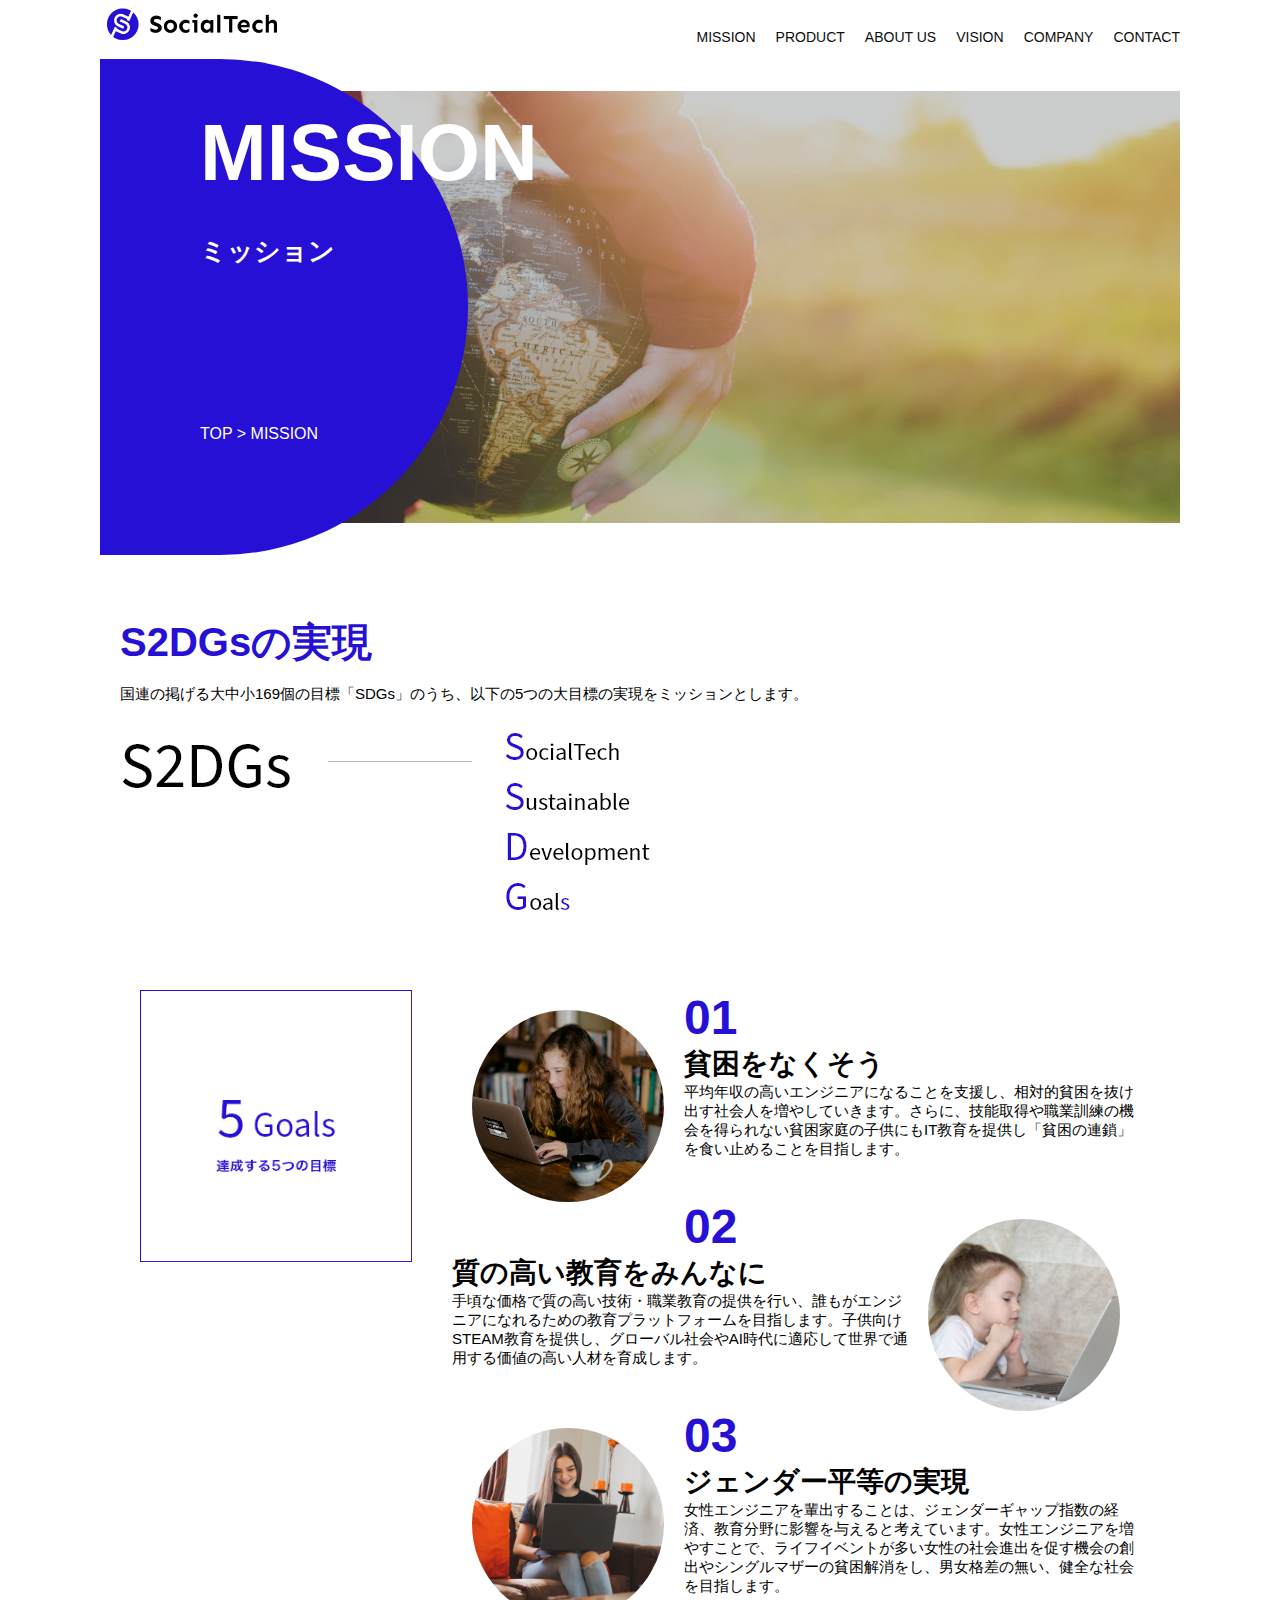
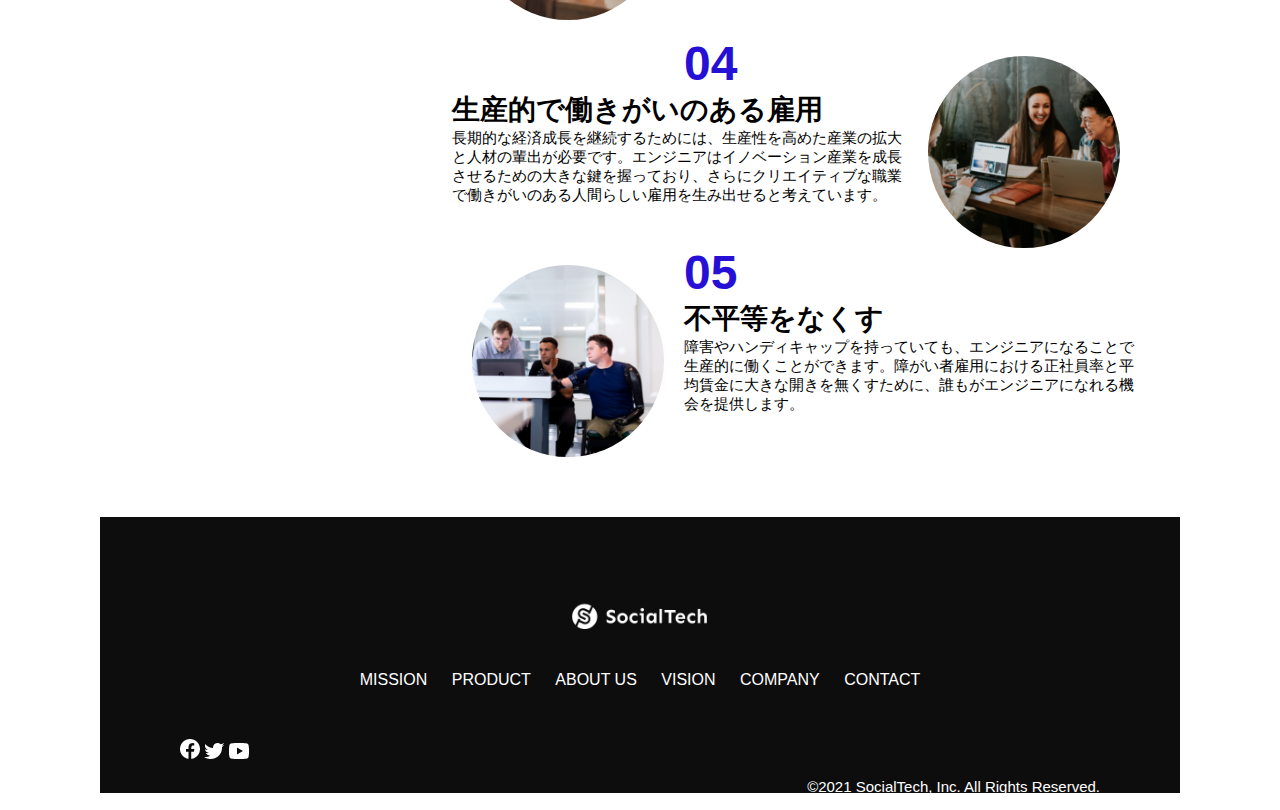
<file: kadai_tutorial_output/mission.html>
<!DOCTYPE html>
  <html>
    <head>
        <title>SocialTech - MISSION ミッション -</title>
      <meta charset="utf-8">
      <meta name="description" content="SocialTechが目指す5つの目標（S2DGs）を紹介します">
      <meta name="viewport" content="width=device-width, initial-scale=1.0">
      <link rel="stylesheet" href="style.css">
    </head>
  
    <body>
      <!-- ヘッダー -->
      <header>
        <!-- ロゴ -->
        <a href="index.html" id="logo">
          <img src="images/logo.png" alt="トップページに戻る">
        </a>
  
        <!-- PC用ナビゲーション -->
        <nav id="nav-pc">
          <ul>
            <li><a href="mission.html">MISSION</a></li>
            <li><a href="product.html">PRODUCT</a></li>
            <li><a href="index.html#aboutus">ABOUT US</a></li>
            <li><a href="index.html#vision">VISION</a></li>
            <li><a href="index.html#company">COMPANY</a></li>
            <li><a href="index.html#contact">CONTACT</a></li>
          </ul>
        </nav>
  
        <!-- スマホ用メニューボタン -->
        <button id="menu-sp" onclick="document.getElementById('nav-sp').style.display = 'block'">
          <img src="images/button-menu.png" alt="ナビゲーションを開く">
        </button>
  
        <!-- スマホ用ナビゲーション -->
        <div id="nav-sp">
          <button id="close" onclick="document.getElementById('nav-sp').style.display = 'none'">
            <img src="images/button-close.png" alt="ナビゲーションを閉じる">
          </button>
  
          <nav>
            <ul>
              <li>
                <a id="logo-sp" href="index.html" onclick="document.getElementById('nav-sp').style.display = 'none'"><img src="images/logo-sp.png" alt="トップページに戻る"></a>
              </li>
              <li><a class="menu" href="mission.html" onclick="document.getElementById('nav-sp').style.display = 'none'">MISSION</a></li>
              <li><a class="menu" href="product.html" onclick="document.getElementById('nav-sp').style.display = 'none'">PRODUCT</a></li>
              <li><a class="menu" href="index.html#aboutus" onclick="document.getElementById('nav-sp').style.display = 'none'">ABOUT US</a></li>
              <li><a class="menu" href="index.html#vision" onclick="document.getElementById('nav-sp').style.display = 'none'">VISION</a></li>
              <li><a class="menu" href="index.html#company" onclick="document.getElementById('nav-sp').style.display = 'none'">COMPANY</a></li>
              <li><a class="menu" href="index.html#contact" onclick="document.getElementById('nav-sp').style.display = 'none'">CONTACT</a></li>
            </ul>
          </nav>
          <div id="sns">
            <a href="https://www.facebook.com/sejuku2013">
              <img src="images/button-facebook.png" alt="Facebookのリンク">
            </a>
            <a href="https://twitter.com/samuraijuku">
              <img src="images/button-twitter.png" alt="Twitterのリンク">
            </a>
            <a href="https://www.youtube.com/channel/UCCFOQO5aDK0xXam4cUQXT8g">
              <img src="images/button-youtube.png" alt="YouTubeのリンク">
            </a>
          </div>
        </div>
      </header>
  
      <main>
        <article>
            <section id="mission-main">
                <div class="mission-main-inner">
                  <div id="mission-title">
                    <h1>MISSION<br><span>ミッション</span></h1>
                    <p>TOP > MISSION</p>
                  </div>
                </div>
              </section>

              <section id="mission-s2dgs">
                <h2 class="mission-h2">S2DGsの実現</h2>
                <p>国連の掲げる大中小169個の目標「SDGs」のうち、以下の5つの大目標の実現をミッションとします。</p>
                <img src="images/mission/mission-s2dgs.png" alt="S2DGs">
              </section>

              <section id="mission-five-goals">
                <div class="five-goals-image">
                  <img src="images/mission/mission-5goals.png" alt="5Goals">
                </div>
      <div class="five-goals-read">
              <div>
                <img class="fivegoals-image-left" src="images/mission/mission-5goals01.png" alt="PCを操作する女の子">
                <span class="fivegoals-number">01</span>
                <h3 class="fivegoals-h3">貧困をなくそう</h3>
                <p class="fivegoals-p">平均年収の高いエンジニアになることを支援し、相対的貧困を抜け出す社会人を増やしていきます。さらに、技能取得や職業訓練の機会を得られない貧困家庭の子供にもIT教育を提供し「貧困の連鎖」を食い止めることを目指します。</p>
              </div>
              <div>
                <img class="fivegoals-image-right" src="images/mission/mission-5goals02.png" alt="PCを見つめる小さい女の子">
                <span class="fivegoals-number">02</span>
                <h3 class="fivegoals-h3">質の高い教育をみんなに</h3>
                <p class="fivegoals-p">手頃な価格で質の高い技術・職業教育の提供を行い、誰もがエンジニアになれるための教育プラットフォームを目指します。子供向けSTEAM教育を提供し、グローバル社会やAI時代に適応して世界で通用する価値の高い人材を育成します。</p>
              </div>
              <div>
                <img class="fivegoals-image-left" src="images/mission/mission-5goals03.png" alt="PCを操作する女性">
  
                <span class="fivegoals-number">03</span>
                <h3 class="fivegoals-h3">ジェンダー平等の実現</h3>
                <p class="fivegoals-p">女性エンジニアを輩出することは、ジェンダーギャップ指数の経済、教育分野に影響を与えると考えています。女性エンジニアを増やすことで、ライフイベントが多い女性の社会進出を促す機会の創出やシングルマザーの貧困解消をし、男女格差の無い、健全な社会を目指します。</p>
              </div>
              <div>
                <img class="fivegoals-image-right" src="images/mission/mission-5goals04.png" alt="笑顔で話し合う3人の男女">
                <span class="fivegoals-number">04</span>
                <h3 class="fivegoals-h3">生産的で働きがいのある雇用</h3>
                <p class="fivegoals-p">長期的な経済成長を継続するためには、生産性を高めた産業の拡大と人材の輩出が必要です。エンジニアはイノベーション産業を成長させるための大きな鍵を握っており、さらにクリエイティブな職業で働きがいのある人間らしい雇用を生み出せると考えています。</p>
              </div>
              <div>
                <img class="fivegoals-image-left" src="images/mission/mission-5goals05.png" alt="障害を持つ男性が生き生きと働く様子">
                <span class="fivegoals-number">05</span>
                <h3 class="fivegoals-h3">不平等をなくす</h3>
                <p class="fivegoals-p">障害やハンディキャップを持っていても、エンジニアになることで生産的に働くことができます。障がい者雇用における正社員率と平均賃金に大きな開きを無くすために、誰もがエンジニアになれる機会を提供します。</p>
              </div>
            </div>
          </section>
        </article>
      </main>
  
      <footer>
        <div id="footer-logo">
          <img src="images/logo-sp.png" alt="SocialTech">
        </div>
        <div id="footer-link">
          <a href="mission.html">MISSION</a>
          <a href="product.html">PRODUCT</a>
          <a href="index.html#aboutus">ABOUT US</a>
          <a href="index.html#vision">VISION</a>
          <a href="index.html#company">COMPANY</a>
          <a href="index.html#contact">CONTACT</a>
        </div>
        <div id="sns-footer">
          <div class="sns-btns">
            <a href="https://www.facebook.com/sejuku2013"><img src="images/button-facebook.png" alt="Facebookのリンク"></a>
            <a href="https://twitter.com/samuraijuku"><img src="images/button-twitter.png" alt="Twitterのリンク"></a>
            <a href="https://www.youtube.com/channel/UCCFOQO5aDK0xXam4cUQXT8g"><img src="images/button-youtube.png" alt="YouTubeのリンク"></a>
          </div>
          <p id="copyright">&copy;2021 SocialTech, Inc. All Rights Reserved.</p>
        </div>
      </footer>
  
    </body>
  </html>
</file>
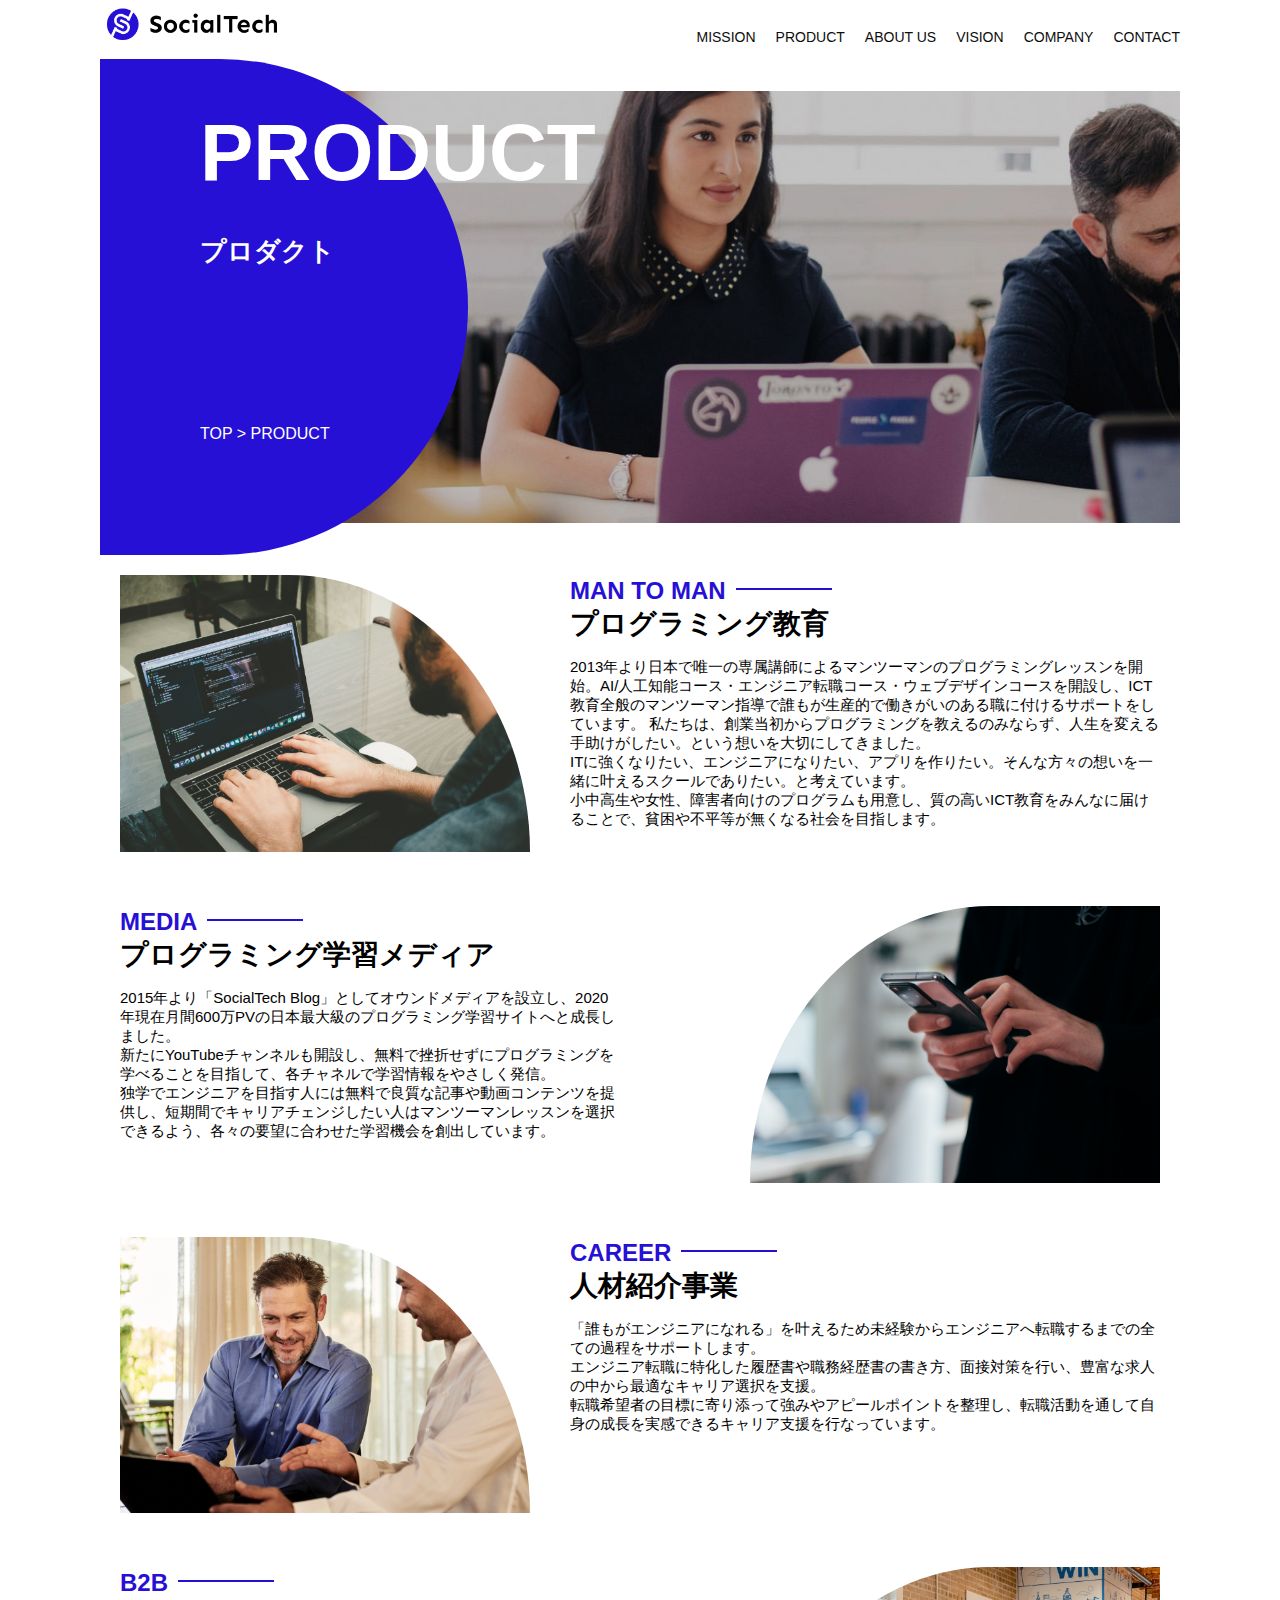
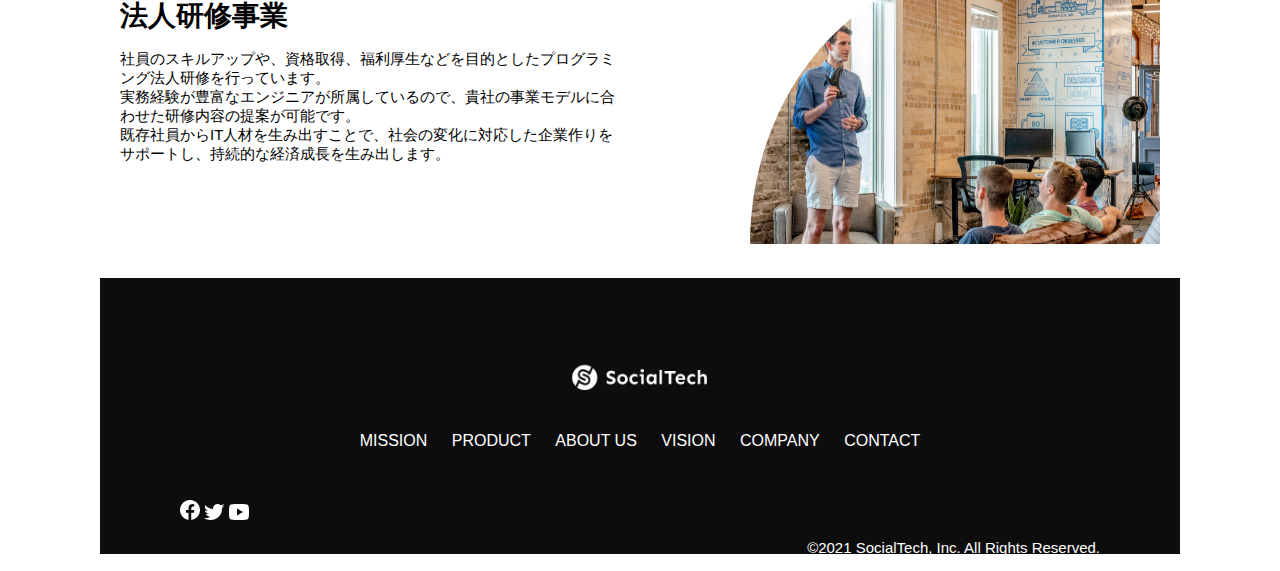
<file: kadai_tutorial_output/product.html>
<!DOCTYPE html>
  <html>
    <head>
      <title>SocialTech -PRODUCT プロダクト-</title>
      <meta charset="utf-8">
      <meta name="description" content="SocialTechの4つのプロダクトを紹介します">
      <meta name="viewport" content="width=device-width, initial-scale=1.0">
      <link rel="stylesheet" href="style.css">
    </head>
  
    <body>
      <!-- ヘッダー -->
      <header>
        <!-- ロゴ -->
        <a href="index.html" id="logo">
          <img src="images/logo.png" alt="トップページに戻る">
        </a>
  
        <!-- PC用ナビゲーション -->
        <nav id="nav-pc">
          <ul>
            <li><a href="mission.html">MISSION</a></li>
            <li><a href="product.html">PRODUCT</a></li>
            <li><a href="index.html#aboutus">ABOUT US</a></li>
            <li><a href="index.html#vision">VISION</a></li>
            <li><a href="index.html#company">COMPANY</a></li>
            <li><a href="index.html#contact">CONTACT</a></li>
          </ul>
        </nav>
  
        <!-- スマホ用メニューボタン -->
        <button id="menu-sp" onclick="document.getElementById('nav-sp').style.display = 'block'">
          <img src="images/button-menu.png" alt="ナビゲーションを開く">
        </button>
  
        <!-- スマホ用ナビゲーション -->
        <div id="nav-sp">
          <button id="close" onclick="document.getElementById('nav-sp').style.display = 'none'">
            <img src="images/button-close.png" alt="ナビゲーションを閉じる">
          </button>
  
          <nav>
            <ul>
              <li>
                <a id="logo-sp" href="index.html" onclick="document.getElementById('nav-sp').style.display = 'none'"><img src="images/logo-sp.png" alt="トップページに戻る"></a>
              </li>
              <li><a class="menu" href="mission.html" onclick="document.getElementById('nav-sp').style.display = 'none'">MISSION</a></li>
              <li><a class="menu" href="product.html" onclick="document.getElementById('nav-sp').style.display = 'none'">PRODUCT</a></li>
              <li><a class="menu" href="index.html#aboutus" onclick="document.getElementById('nav-sp').style.display = 'none'">ABOUT US</a></li>
              <li><a class="menu" href="index.html#vision" onclick="document.getElementById('nav-sp').style.display = 'none'">VISION</a></li>
              <li><a class="menu" href="index.html#company" onclick="document.getElementById('nav-sp').style.display = 'none'">COMPANY</a></li>
              <li><a class="menu" href="index.html#contact" onclick="document.getElementById('nav-sp').style.display = 'none'">CONTACT</a></li>
            </ul>
          </nav>
          <div id="sns">
            <a href="https://www.facebook.com/sejuku2013">
              <img src="images/button-facebook.png" alt="Facebookのリンク">
            </a>
            <a href="https://twitter.com/samuraijuku">
              <img src="images/button-twitter.png" alt="Twitterのリンク">
            </a>
            <a href="https://www.youtube.com/channel/UCCFOQO5aDK0xXam4cUQXT8g">
              <img src="images/button-youtube.png" alt="YouTubeのリンク">
            </a>
          </div>
        </div>
      </header>
  
      <main>
        <article>
            <section id="product-main">
                <div class="product-main-inner">
                  <div id="product-title">
                    <h1>PRODUCT<br><span>プロダクト</span></h1>
                    <p>TOP > PRODUCT</p>
                  </div>
                </div>
              </section>

              <section class="product-section product-section-left">
                <div class="product-section-img">
                  <img src="images/product/product-mantoman.png" alt="PCでコードを書く男性">
                </div>
                <div class="product-read">
                  <h2 class="product-h2">MAN TO MAN</h2>
                  <h3 class="product-h3">プログラミング教育</h3>
                  <p>
                    2013年より日本で唯一の専属講師によるマンツーマンのプログラミングレッスンを開始。AI/人工知能コース・エンジニア転職コース・ウェブデザインコースを開設し、ICT教育全般のマンツーマン指導で誰もが生産的で働きがいのある職に付けるサポートをしています。 私たちは、創業当初からプログラミングを教えるのみならず、人生を変える手助けがしたい。という想いを大切にしてきました。<br>ITに強くなりたい、エンジニアになりたい、アプリを作りたい。そんな方々の想いを一緒に叶えるスクールでありたい。と考えています。<br>小中高生や女性、障害者向けのプログラムも用意し、質の高いICT教育をみんなに届けることで、貧困や不平等が無くなる社会を目指します。
                  </p>
                </div>
              </section>
      
              <section class="product-section product-section-right">
                <div class="product-read">
                  <h2 class="product-h2">MEDIA</h2>
                  <h3 class="product-h3">プログラミング学習メディア</h3>
                  <p>2015年より「SocialTech Blog」としてオウンドメディアを設立し、2020年現在月間600万PVの日本最大級のプログラミング学習サイトへと成長しました。<br>新たにYouTubeチャンネルも開設し、無料で挫折せずにプログラミングを学べることを目指して、各チャネルで学習情報をやさしく発信。<br>独学でエンジニアを目指す人には無料で良質な記事や動画コンテンツを提供し、短期間でキャリアチェンジしたい人はマンツーマンレッスンを選択できるよう、各々の要望に合わせた学習機会を創出しています。</p>
                </div>
                <div class="product-section-img">
                  <img src="images/product/product-media.png" alt="スマートフォンを操作する人">
                </div>
              </section>
      
              <section class="product-section product-section-left">
                <div class="product-section-img">
                  <img src="images/product/product-career.png" alt="笑顔で話し合う2人の男性">
                </div>
                <div class="product-read">
                  <h2 class="product-h2">CAREER</h2>
                  <h3 class="product-h3">人材紹介事業</h3>
                  <p>「誰もがエンジニアになれる」を叶えるため未経験からエンジニアへ転職するまでの全ての過程をサポートします。<br>エンジニア転職に特化した履歴書や職務経歴書の書き方、面接対策を行い、豊富な求人の中から最適なキャリア選択を支援。<br>転職希望者の目標に寄り添って強みやアピールポイントを整理し、転職活動を通して自身の成長を実感できるキャリア支援を行なっています。<br></p>
                </div>
              </section>
      
              <section class="product-section product-section-right">
                <div class="product-read">
                  <h2 class="product-h2">B2B</h2>
                  <h3 class="product-h3">法人研修事業</h3>
                  <p>社員のスキルアップや、資格取得、福利厚生などを目的としたプログラミング法人研修を行っています。<br>実務経験が豊富なエンジニアが所属しているので、貴社の事業モデルに合わせた研修内容の提案が可能です。<br>既存社員からIT人材を生み出すことで、社会の変化に対応した企業作りをサポートし、持続的な経済成長を生み出します。</p>
                </div>
                <div class="product-section-img">
                  <img src="images/product/product-b2b.png" alt="講演中の男性とそれを聴く人々">
                </div>
              </section>
        </article>
      </main>
  
      <footer>
        <div id="footer-logo">
          <img src="images/logo-sp.png" alt="SocialTech">
        </div>
        <div id="footer-link">
          <a href="mission.html">MISSION</a>
          <a href="product.html">PRODUCT</a>
          <a href="index.html#aboutus">ABOUT US</a>
          <a href="index.html#vision">VISION</a>
          <a href="index.html#company">COMPANY</a>
          <a href="index.html#contact">CONTACT</a>
        </div>
        <div id="sns-footer">
          <div class="sns-btns">
            <a href="https://www.facebook.com/sejuku2013"><img src="images/button-facebook.png" alt="Facebookのリンク"></a>
            <a href="https://twitter.com/samuraijuku"><img src="images/button-twitter.png" alt="Twitterのリンク"></a>
            <a href="https://www.youtube.com/channel/UCCFOQO5aDK0xXam4cUQXT8g"><img src="images/button-youtube.png" alt="YouTubeのリンク"></a>
          </div>
          <p id="copyright">&copy;2021 SocialTech, Inc. All Rights Reserved.</p>
        </div>
      </footer>
      
    </body>
  </html>
</file>
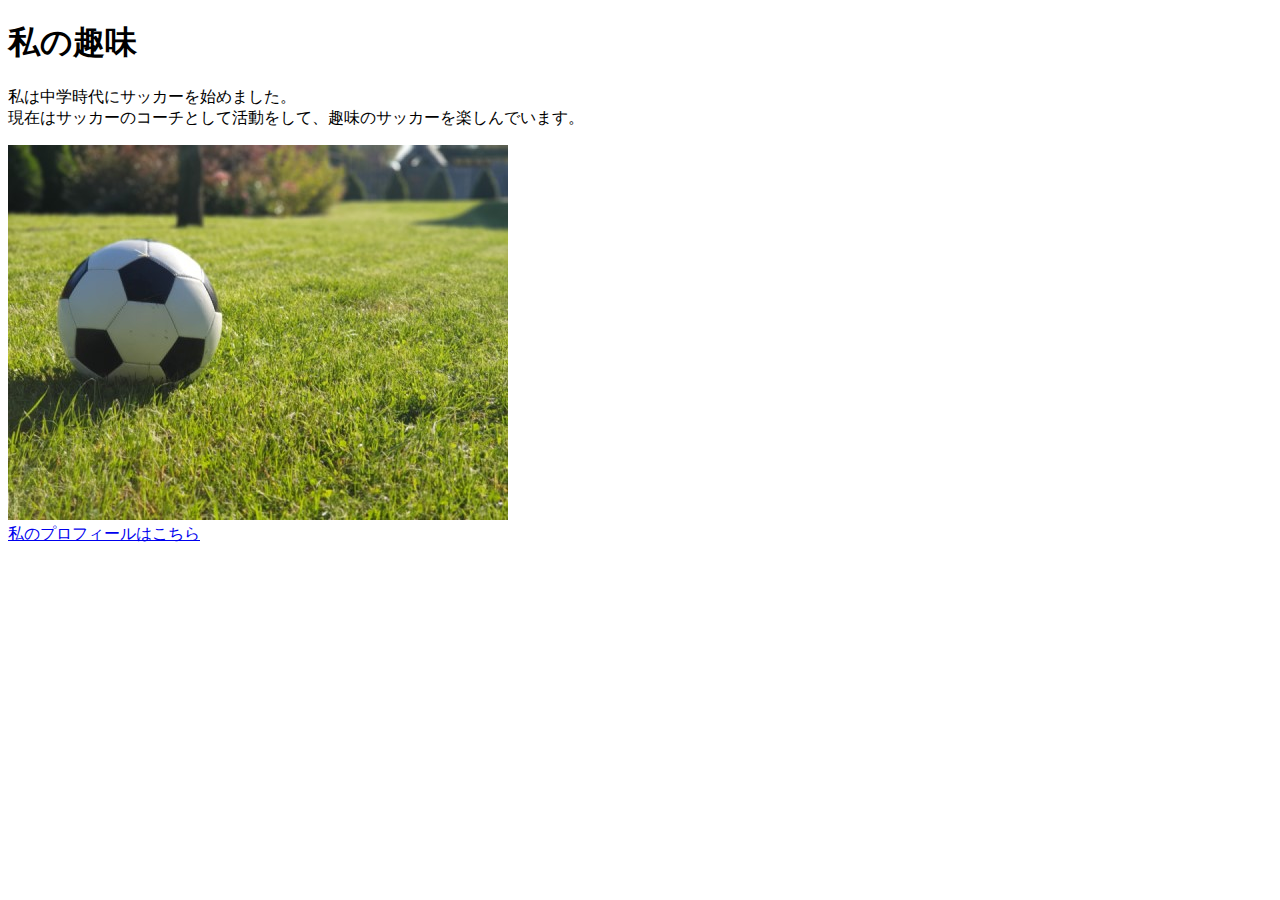
<file: kadai_005/html/kadai_005.html>
<!DOCTYPE html>
<html>

<head>
  <title>私の趣味</title>
  <meta name="description">
  <meta charset="utf-8">
</head>

<body>
  <header>
    <h1>私の趣味</h1>
  </header>
  <main>
    <p>私は中学時代にサッカーを始めました。 <br>現在はサッカーのコーチとして活動をして、趣味のサッカーを楽しんでいます。</p>
  </main>
  <img src="../images/sample.jpg" alt="ロゴ">
  <br>
  <a href="https://twitter.com/samuraijuku">私のプロフィールはこちら</a>
</body>

</html>
</file>
<file: kadai_tutorial_output/style.css>
/* PC、スマホ共通スタイル */
  * {
    box-sizing: border-box;
  }

  p {
    font-size: 15px;
  }

  body {
    max-width: 1080px;
    margin: 0 auto 0 auto;
    font-family: "Source Sans Pro", "Hiragino Kaku Gothic ProN", Meiryo, Arial, sans-serif;
  }

  /* ナビゲーションのレイアウト */
  #nav-pc {
    font-size: 14px;
  }

  #nav-pc ul {
    display: flex;
    padding-left: 0;
  }

  #nav-pc li {
    list-style: none;
  }

  /* ナビゲーションのリンクの装飾設定 */
  #nav-pc a {
    text-decoration: none;
    margin-left: 20px;
    color: #0d0d0d;
  }

  #nav-pc a:hover {
    text-decoration: underline;
  }

  /* スマホ用ナビを非表示 */
  #nav-sp,
  #menu-sp {
    display: none;
  }

  /*================
 PC用のスタイル 
=================*/
  @media screen and (min-width: 768px) {
    #menu-sp {
      display: none;
    }
  }

  /* ヘッダー */
  header {
    display: flex;
    justify-content: space-between;
  }

  /* ナビゲーションのレイアウト */
  #nav-pc {
    font-size: 14px;
    padding-top: 15px;
  }

  /* ナビゲーションのリンクの装飾設定 */
  #nav-pc>a {
    text-decoration: none;
    margin-left: 20px;
  }

  #nav-pc>a:link {
    color: #0d0d0d;
  }

  #nav-pc>a:visited {
    color: #0d0d0d;
  }

  #nav-pc>a:hover {
    color: #0d0d0d;
    text-decoration: underline;
  }

  #nav-pc>a:active {
    color: #0d0d0d;
  }

  #nav-sp {
    display: none;
  }

  /* メインビジュアル*/
  #main-visual {
    position: relative;
    height: 470px;
  }

  #main-message {
    position: absolute;
    top: 0;
    left: 0;
    background-color: #2710d5;
    color: #ffffff;
    border-radius: 0 0 476px 0;
    max-width: 620px;
    height: 100%;
    width: 100%;
    z-index: 11;
  }

  #main-message>h1 {
    font-size: 60px;
    font-weight: bold;
    margin: 100px 0 0 50px;
  }

  #main-message>p {
    font-size: 28px;
    margin: 0 0 0 50px;
  }

  #main-visual>img {
    max-width: 620px;
    border-radius: 476px 0 0 0;
    position: absolute;
    top: 0;
    right: 0;
    z-index: 10;
  }

  /* 見出し */
  h2 {
    margin: 40px 0 0 0;
  }

  h2::after {
    content: url("images/line.png");
    margin-left: 10px;
  }

  h3 {
    font-size: 27px;
  }

  /* ミッション */
  #mission {
    margin: 80px auto;
    width: 100%;
  }

  #mission-flex {
    width: 100%;
    display: flex;
  }

  #mission-flex>div {
    width: 50%;
    margin: 20px;
  }

  #mission-photo {
    width: 100%;
  }

  #s2dgs {
    margin-top: 50px;
    width: 100%;
  }

  /* プロダクト */
  #product {
    background-color: #fafafa;
    margin: 80px 0 80px 0;
    padding: 10px 40px 0px 40px;
  }

  /* 外枠 */
  #product>div {
    margin-top: 40px;
    display: flex;
  }

  /* 左のカラム */
  #product-left {
    width: 50%;
    margin-right: 20px;
  }

  /* 右のカラム */
  #product-right {
    width: 50%;
    margin-left: 20px;
    margin-top: 80px;
  }

  /* 画像＋説明の枠 */
  #product-left>div {
    position: relative;
    height: 480px;
    margin-right: 20px;
  }

  #product-right>div {
    position: relative;
    height: 480px;
    margin-left: 20px;
  }

  /* 画像 */
  .product-photo {
    width: 100%;
  }

  /* 説明文の枠 */
  .product-explain {
    background-color: #ffffff;
    position: absolute;
    left: 0;
    top: 280px;
    margin: 0 40px 0 40px;
    padding: 20px;
    box-shadow: 5px 5px 10px rgba(0, 0, 0, 0.05);
  }

  /* 説明文の英語 */
  .product-explain>span {
    color: #2710d5;
    font-weight: bold;
    font-size: 16px;
    margin: 0;
  }

  /* 説明文の見出し */
  .product-explain>h3 {
    font-size: 20px;
    margin: 5px 0 5px 0;
  }

  /* 説明文 */
  .product-explain>p {
    font-size: 14px;
    margin: 0;
  }

  /* 「もっとみる」ボタン */
  #product-more {
    margin: 0 auto -42px auto;
  }

  /* ABOUT US */
  #aboutus {
    margin: 80px auto 80px auto;
  }

  /* 3つの組織文化と画像を入れる枠 */
  #aboutus>div {
    display: flex;
  }

  /* 画像 */
  .culture-img {
    width: 100%;
    align-self: flex-start;
  }

  .culture-img2 {
    margin-top: 50px;
    width: 100%;
  }

  /* 3つの組織文化の表 */
  .culture-table {
    margin-right: 50px;
  }

  /* 番号 */
  .culture-num {
    font-size: 80px;
    color: #2710d5;
    margin: 0 20px 0 0;
  }

  /* 組織文化英語 */
  .culture-en {
    color: #2710d5;
    font-weight: bold;
    font-size: 24px;
    display: block;
  }

  /* 組織文化日本語 */
  .culture-jp {
    font-size: 28px;
    font-weight: bold;
  }

  /* 説明文 */
  .culture-description {
    margin: 0;
  }

  /* ビジョン */
  #vision {
    margin: 80px auto 80px auto;
  }

  /* セクション内の外枠 */
  #vision>div {
    width: 100%;
    display: flex;
    justify-content: space-between;
    flex-wrap: wrap;
  }

  /* 7つの行動指針の枠 */
  .vision-box {
    width: 300px;
    height: 300px;
    margin-bottom: 30px;
    position: relative;
  }

  .vision-box>img {
    width: 100%;
    height: auto;
    position: absolute;
    top: 0;
    left: 0;
    z-index: 30;
  }

  .vision-box>span {
    position: absolute;
    top: 0;
    left: 0;
    z-index: 31;
    margin-right: 20px;
  }

  .vision-box>span>h4 {
    color: #2710d5;
    font-size: 19px;
    margin: 80px 0 0 0;
  }

  .vision-box>span>h4::first-letter {
    font-size: 40px;
  }

  .vision-box>span>h5 {
    font-size: 20px;
    margin: 0 0 0 0;
  }

  .vision-box>span>p {
    margin: 10px 0 0 0;
  }

  /* 会社概要 */
  #company {
    margin: 80px auto 80px auto;
  }

  #company-table {
    width: 100%;
  }

  .tableheader {
    text-align: left;
    padding: 20px;
    border-bottom-color: #2710d5;
    border-bottom-width: 1px;
    border-bottom-style: solid;
    width: 100px;
  }

  .tableheader-first {
    border-top-color: #2710d5;
    border-top-width: 1px;
    border-top-style: solid;
  }

  .cell {
    padding: 30px;
    border-bottom-color: #ececec;
    border-bottom-width: 1px;
    border-bottom-style: solid;
  }

  .cell-first {
    border-top-color: #ececec;
    border-top-width: 1px;
    border-top-style: solid;
  }

  #company>iframe {
    width: 100%;
    height: 368px;
    margin-top: 40px;
  }

  /* お問い合わせ */
  #contact {
    margin: 80px auto 80px auto;
  }

  /* 外枠 */
  #contact>form>div {
    display: flex;
    flex-direction: row;
    flex-wrap: wrap;
    padding-bottom: 30px;
  }

  /* 左列の見出し */
  .contact-heading {
    width: 240px;
    align-self: center;
  }

  /* 見出しのラベル */
  .contact-label {
    font-weight: bold;
  }

  /* 必須 */
  .contact-span {
    color: #ce2222;
    margin: 0 0 0 20px;
    font-weight: bold;
  }

  /* テキストボックス */
  .contact-textbox {
    border-top: 0;
    border-left: 0;
    border-right: 0;
    border-bottom-width: 1px;
    border-bottom-color: #707070;
    border-bottom-style: solid;
    background-color: #fafafa;
    width: 400px;
    height: 56px;
  }

  /* お問い合わせ内容のテキストエリア */
  .contact-textarea {
    border-top: 0;
    border-left: 0;
    border-right: 0;
    border-bottom-width: 1px;
    border-bottom-color: #707070;
    border-bottom-style: solid;
    background-color: #fafafa;
    width: 400px;
    height: 200px;
  }

  /* 個人情報の取り扱い */
  details {
    /* width: 700px;
    max-width: 100%; */
  }

  details>div {
    background-color: #fafafa;
    padding: 20px;
  }

  details>div>span {
    font-weight: bold;
  }

  /* フッター */
  footer {
    background-color: #0d0d0d;
    text-align: center;
    padding: 80px 80px 30px 80px;
  }

  #footer-logo {
    margin-bottom: 30px;
  }

  #footer-link {
    margin-bottom: 50px;
  }

  #footer-link>a {
    text-decoration: none;
    margin: 10px;
  }

  #footer-link>a:link {
    color: #ffffff;
  }

  #footer-link>a:visited {
    color: #ffffff;
  }

  #footer-link>a:hover {
    color: #ffffff;
    text-decoration: underline;
  }

  #footer-link>a:active {
    color: #ffffff;
  }

  #sns-footer {
    text-align: left;
    width: 100%;
  }

  #sns-footer>a {
    margin-right: 30px;
  }

  #copyright {
    color: #ffffff;
    float: right;
  }

  /* mission.html用スタイル */
  /* ミッションのメインビジュアル */
  .mission-main-inner {
    background-image: url("images/mission/mission-main.png");
    background-repeat: no-repeat;
    background-position-y: center;
  }

  #mission-title {
    background-color: #2710d5;
    width: 368px;
    color: #ffffff;
    height: 496px;
    border-radius: 0 248px 248px 0;
    position: relative;
  }

  #mission-title h1 {
    position: absolute;
    top: 0;
    left: 100px;
    font-size: 80px;
    line-height: 1;
  }

  #mission-title h1 span {
    font-size: 26px;
  }

  #mission-title>p {
    position: absolute;
    top: 350px;
    left: 100px;
    font-size: 16px;
  }

  /* ミッションページ　S2DGSの設定 */
  #mission-s2dgs {
    padding: 20px;
  }

  .mission-h2 {
    color: #2710d5;
    font-size: 40px;
  }

  .mission-h2::after {
    content: none;
  }

  /* ミッションページ　5つのゴールの設定 */
  #mission-five-goals {
    padding: 20px;
    display: flex;
  }

  #mission-five-goals .five-goals-image {
    width: 30%;
    padding: 20px;
  }

  #mission-five-goals .five-goals-image img {
    width: 100%;
  }

  #mission-five-goals .five-goals-read {
    width: 70%;
    padding: 20px;
  }

  #mission-five-goals .five-goals-read>div {
    margin-bottom: 40px;
  }

  .fivegoals-image-right {
    float: right;
    margin: 20px;
  }

  .fivegoals-image-left {
    float: left;
    margin: 20px;
  }

  .fivegoals-number {
    color: #2710d5;
    font-size: 48px;
    font-weight: bold;
    margin: 0;
  }

  .fivegoals-h3 {
    font-size: 28px;
    margin: 0;
  }

  .fivegoals-p {
    margin: 0;
  }

  /* プロダクトページ */
  .product-main-inner {
    background-image: url("images/product/product-main.png");
    background-repeat: no-repeat;
    background-position-y: center;
  }

  #product-title {
    background-color: #2710d5;
    width: 368px;
    color: #ffffff;
    height: 496px;
    border-radius: 0 248px 248px 0;
    position: relative;
  }

  #product-title h1 {
    position: absolute;
    top: 0;
    left: 100px;
    font-size: 80px;
    line-height: 1;
  }

  #product-title h1 span {
    font-size: 26px;
  }

  #product-title>p {
    position: absolute;
    top: 350px;
    left: 100px;
    font-size: 16px;
  }

  /* セクション */
  .product-section {
    display: flex;
    padding: 20px 20px 0;
  }

  .product-section .product-section-img {
    width: 450px;
  }

  /* 右が画像のセクション*/
  .product-section-left .product-section-img img {
    width: 100%;
    padding: 0 40px 30px 0;
    border-radius: 0 432px 0 0;
  }

  .product-section-left .product-read {
    width: 50%;
    flex-grow: 1;
  }

  .product-section-left .product-read p {
    margin-bottom: 0;
  }

  /* 右が画像のセクション*/
  .product-section-right {
    justify-content: space-between;
  }

  .product-section-right .product-section-img img {
    width: 100%;
    padding: 0 0 30px 40px;
    border-radius: 432px 0 0 0;
  }

  .product-section-right .product-read {
    width: 500px;
  }

  .product-h2 {
    color: #2710d5;
    font-size: 24px;
    margin: 0;
  }

  .product-h3 {
    font-size: 28px;
    margin: 0;
  }

  /*====================
スマートフォン用のスタイル
=====================*/
  @media screen and (max-width: 767px) {
    #nav-pc {
      display: none;
    }

    /* ハンバーガーメニュー */
    #menu-sp {
      display: block;
      background-color: transparent;
      float: right;
      padding: 0;
      border: none;
    }

    /* スマホ用ナビゲーションの表示切替*/
    /* 初期状態、レイアウトと非表示設定 */
    #nav-sp {
      background-color: #2710d5;
      position: fixed;
      left: 0;
      top: 0;
      height: 100%;
      width: 100%;
      display: none;
      z-index: 100;
    }

    /* ×ボタン */
    #close {
      position: absolute;
      top: 20px;
      right: 20px;
      background-color: transparent;
      border: none;
    }

    #nav-sp nav ul {
      padding-left: 0;
    }

    #nav-sp nav li {
      list-style: none;
    }

    /* ナビゲーションメニュー用ロゴ */
    #logo-sp {
      margin: 80px 0 30px 20px;
    }

    /* ナビゲーションのリンクの装飾設定 */
    #nav-sp > a {
      display: block;
      color: #ffffff;
    }

    #nav-sp a:hover {
      text-decoration: underline;
    }

    #nav-sp .menu {
      text-decoration: none;
      margin: 0 20px 0 20px;
      height: 44px;
      font-size: 16px;
      background-image: url("images/arrow.png");
      background-repeat: no-repeat;
      background-position: right top;
    }

    #sns {
      position: absolute;
      bottom: 20px;
      left: 20px;
    }

    #sns>a {
      margin-right: 30px;
    }

    /* メインビジュアル */
    #main-visual {
      position: relative;
      height: 470px;
    }

    #main-visual>div {
      text-align: center;
      height: 280px;
    }

    #main-visual h1 {
      font-size: 28px;
      margin: 90px 0 0 0;
    }

    #main-visual>div>p {
      margin: 0;
      font-size: 15px;
    }

    #main-visual>img {
      width: 100%;
      border-radius: 476px 0 0 0;
      top: auto;
      bottom: 0;
    }

    /*見出し*/
    h2 {
      margin: 15px 0 15px 0;
    }

    h3 {
      font-size: 24px;
      margin: 10px 0 0 0;
    }

    /* ミッション */
    #mission {
      margin: 20px 0 20px 0;
      padding: 0 20px 0 20px;
    }

    #mission-flex {
      flex-direction: column;
    }

    #mission-flex>div {
      width: 100%;
      margin: 0;
    }

    /* プロダクト */
    #product {
      margin: 0;
      padding: 10px 20px 0 20px;
    }

    /* 外枠 */
    #product .product-flex {
      flex-direction: column;
      margin-top: 0;
    }

    /* 左右のカラム　スマホでは縦並び */
    #product-left,
    #product-right {
      width: 100%;
      ;
      margin: 0;
    }

    /*  画像＋説明の枠 */
    #product-left>div,
    #product-right>div {
      height: auto;
      margin: 0;
    }

    /* 説明文の枠 */
    .product-explain {
      position: relative;
      margin: 0;
    }

    .product-explain>h3 {
      margin: 10px 0 10px 0;
      font-size: 24px;
    }

    /* もっと見るボタン */
    #product-more {
      text-align: left;
    }

    /* ABOUT US */
    #aboutus {
      margin: 80px 20px 80px 20px;
    }

    #aboutus>div {
      flex-direction: column;
    }

    .culture-table th {
      font-size: 16px;
    }

    .culture-table {
      margin-right: 0;
      padding-right: 20px;
      order: 2;
    }

    .culture-img {
      width: 100%;
      order: 1;
    }

    .culture-img2 {
      margin-top: 0;
    }

    .culture-num {
      padding: 0;
    }

    .culture-description {
      margin: 0;
    }

    /* ビジョン */
    #vision {
      margin: 80px 20px 80px 20px;
    }

    .vision-box>img {
      position: absolute;
      top: 0;
      left: 0;
    }

    .vision-box>div>h4 {
      margin: 60px 0 0 0;
    }

    /*会社概要*/
    #company {
      margin: 0 20px 0 20px;
    }

    #company>h3 {
      margin-bottom: 20px;
    }

    .tableheader {
      width: 50px;
    }

    .cell {
      padding: 20px;
    }

    #company>iframe {
      height: 240px;
    }

    /* お問い合わせ */
    #contact {
      margin: 80px 20px 80px 20px;
    }

    #contact>h3 {
      margin-bottom: 20px;
    }

    #contact>form>div {
      flex-direction: column;
      margin-bottom: 20px;
    }

    .contact-heading {
      align-self: auto;
      margin-bottom: 20px;
    }

    .contact-textbox {
      min-width: 300px;
      width: 100%;
    }

    .contact-textarea {
      height: 150px;
      width: 100%;
    }

    .radiobutton {
      margin-bottom: 20px;
    }

    /* フッター */
    footer {
      padding: 30px 20px 50px 20px;
      text-align: left;
    }

    #footer-link>a {
      margin: 0 20px 30px 0;
      display: block;
      background-image: url("images/arrow.png");
      background-repeat: no-repeat;
      background-position: right top;
    }

    #footer-link>a:hover {
      text-decoration: underline;
    }

    #sns-footer {
      flex-direction: column;
      justify-content: flex-start;
    }

    #copyright {
      font-size: 12px;
      margin-top: 30px;
    }

    /* mission.html用スタイル */
    /* ミッションのメインビジュアル */
    #mission-main {
      height: 256px;
      margin-top: 4%;
      position: relative;
    }

    .mission-main-inner {
      height: 80%;
      background-size: cover;
    }

    #mission-title {
      width: 136px;
      height: 256px;
      position: absolute;
      top: -10%;
    }

    #mission-title h1 {
      left: 20px;
      font-size: 40px;
    }

    #mission-title h1 span {
      font-size: 18px;
    }

    #mission-title>p {
      top: 180px;
      left: 20px;
      font-size: 13px;
    }

    /* ミッションページ　S2DGSの設定 */
    .mission-h2 {
      font-size: 38px;
      margin: 0px;
    }

    .mission-h2::after {
      content: none;
    }

    #mission-s2dgs>img {
      width: 100%;
    }

    /* ミッションページ　5つのゴールの設定 */
    #mission-five-goals {
      flex-direction: column;
    }

    #mission-five-goals>div {
      padding: 0;
    }

    #mission-five-goals .five-goals-image,
    #mission-five-goals .five-goals-read {
      width: 100%;
      padding: 0;
    }

    #mission-five-goals .five-goals-read>div {
      display: flex;
      flex-direction: column;
    }

    .fivegoals-image-right,
    .fivegoals-image-left {
      align-self: center;
    }

    /* プロダクトページ */
    #product-main {
      height: 256px;
      margin-top: 4%;
      position: relative;
    }

    .product-main-inner {
      height: 80%;
      background-size: cover;
    }

    #product-title {
      width: 136px;
      height: 256px;
      position: absolute;
      top: -10%;
    }

    #product-title h1 {
      left: 20px;
      font-size: 40px;
    }

    #product-title h1 span {
      font-size: 18px;
    }

    #product-title>p {
      top: 180px;
      left: 20px;
      font-size: 13px;
    }

    /* セクション */
    .product-section {
      flex-direction: column;
    }

    .product-section .product-section-img {
      width: 100%;
    }

    .product-section .product-section-img img {
      width: 100%;
      padding: 0;
    }

    /* 左が画像のセクション*/
    .product-section-left .product-section-img img {
      border-radius: 0 300px 0 0;
    }

    .product-section-left .product-read {
      width: 100%;
      flex-grow: 1;
    }

    /* 右が画像のセクション*/
    .product-section-right .product-section-img {
      order: 1;
      border-radius: 300px 0 0 0;
    }

    .product-section-right .product-read {
      order: 2;
      width: 100%;
    }
  }
</file>
<file: demo-code_20240626/coding/css/style.css>
body {
  color: #24292E;
  font-size: 14px;
  line-height: 1.5278;
}

img {
  width: 100%;
}

.l-inner {
  width: 858px;
  max-width: 90%;
  margin: auto;
}

.p-header {
  margin-top: 120px;
  margin-bottom: 122px;
}

.p-header__wrap {
  display: flex;
  justify-content: space-between;
  align-items: center;
}

.p-header__nav {
  display: flex;
  align-items: center;
  gap: 30px;
}

.p-header__navWrap {
  display: flex;
  gap: 30px;
}

.p-mv {
  margin-bottom: 80px;
}

.p-ttl {
  text-align: center;
  font-weight: 600;
  font-size: 24px;
  margin-bottom: 65px;
}

.p-about {
  margin-bottom: 130px;
}

.p-about__name,
.p-about__address {
  margin-bottom: 30px;
}

.p-works {
  margin-bottom: 150px;
}

.p-works__gallery {
  display: grid;
  grid-template-columns: 1fr 1fr 1fr;
  gap: 23px 30px;
}

.p-news {
  margin-bottom: 130px;
}

.p-news__listItem {
  border-bottom: 1px solid #c8c8c8;
}

.p-news__listItem:first-child {
  border-top: 1px solid #c8c8c8;
}

.p-news__listLink {
  display: flex;
  gap: 80px;
  padding: 15px;
}

.p-contact {
  margin-bottom: 130px;
}

.p-contact__item {
  display: flex;
  margin-bottom: 10px;
}

.p-contact__labelWrap {
  width: 15%;
}

.p-contact__inputWrap {
  width: 85%;
}

.p-contact__item input,
.p-contact__item textarea {
  border: 1px solid #c8c8c8;
  width: 100%;
}

.p-contact__btnWrap {
  width: 200px;
  height: 52px;
  margin: 30px auto 0;
}

.p-contact__btnWrap input {
  width: 100%;
  height: 100%;
  background: #000;
  color: #fff;
  text-align: center;
}

.p-footer__copyright {
  font-size: 8px;
  background: #000;
  color: #fff;
  text-align: center;
  padding: 10px;
}
</file>
